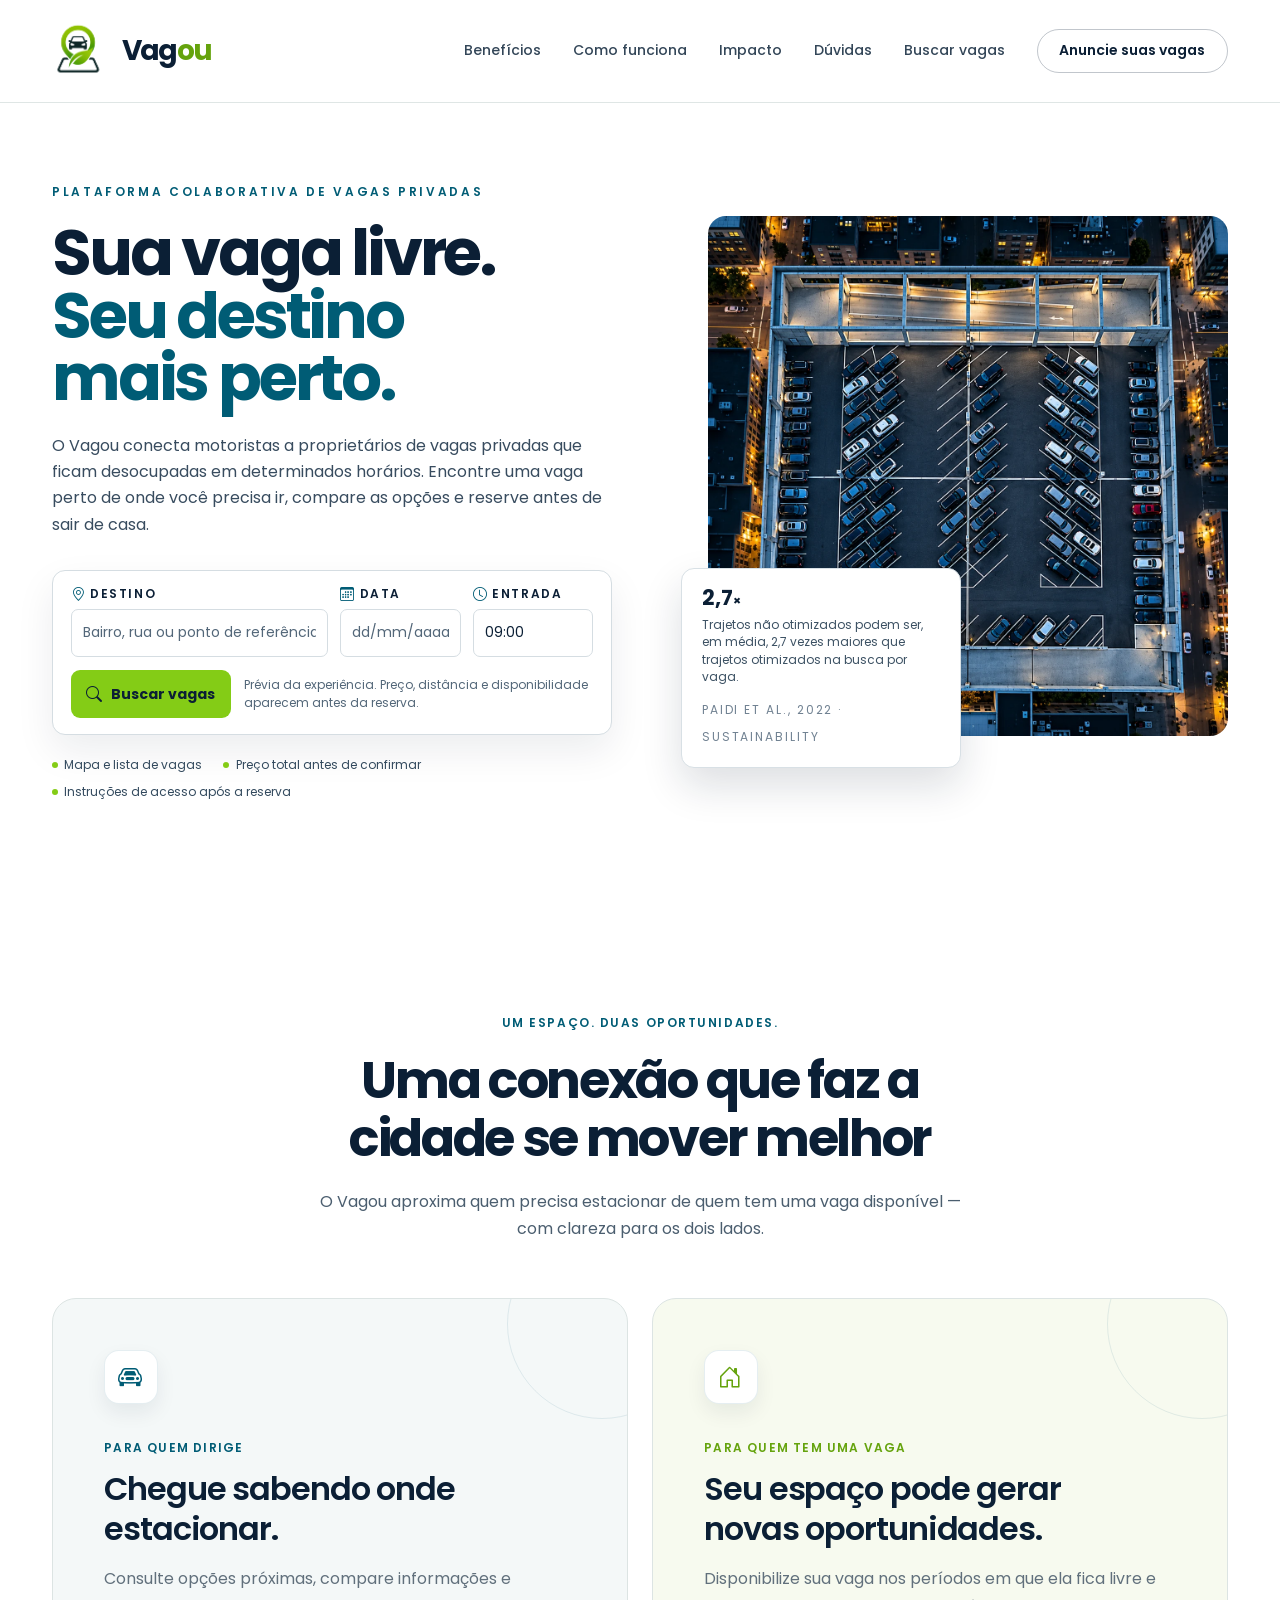
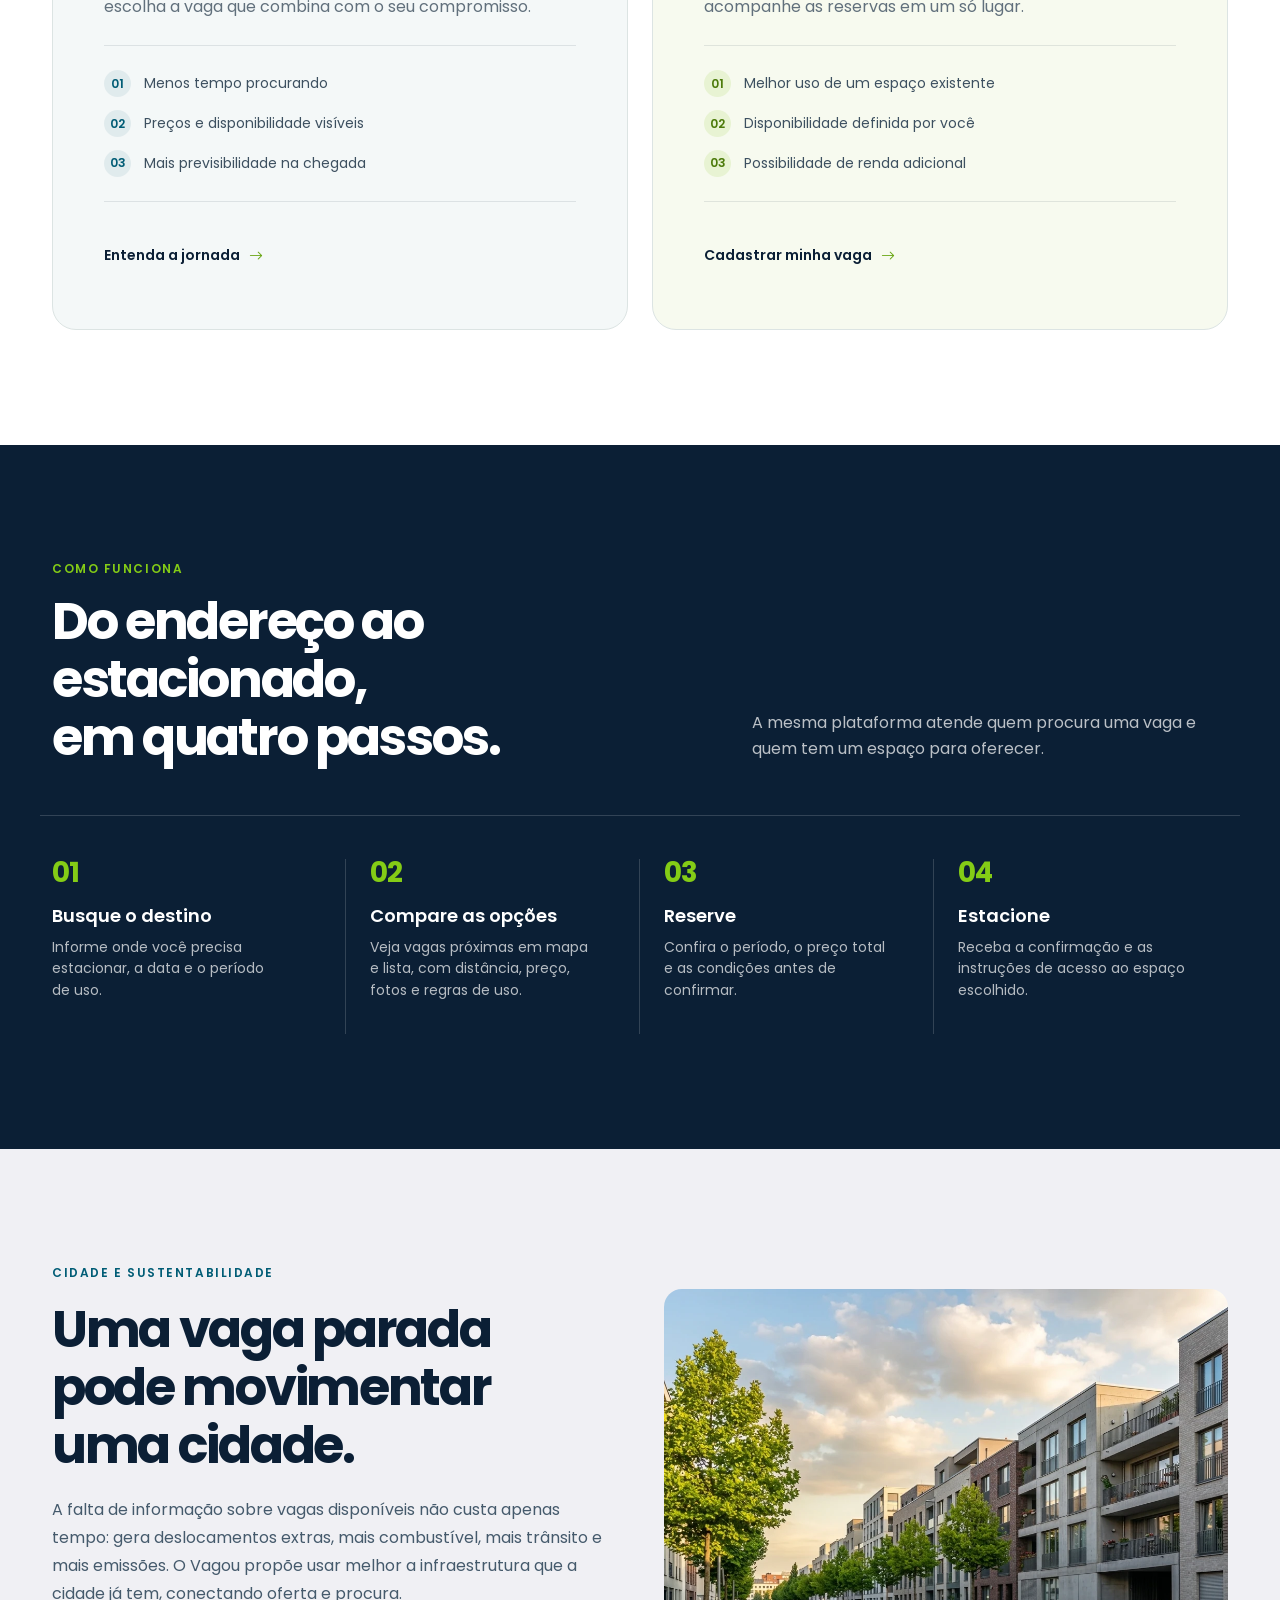
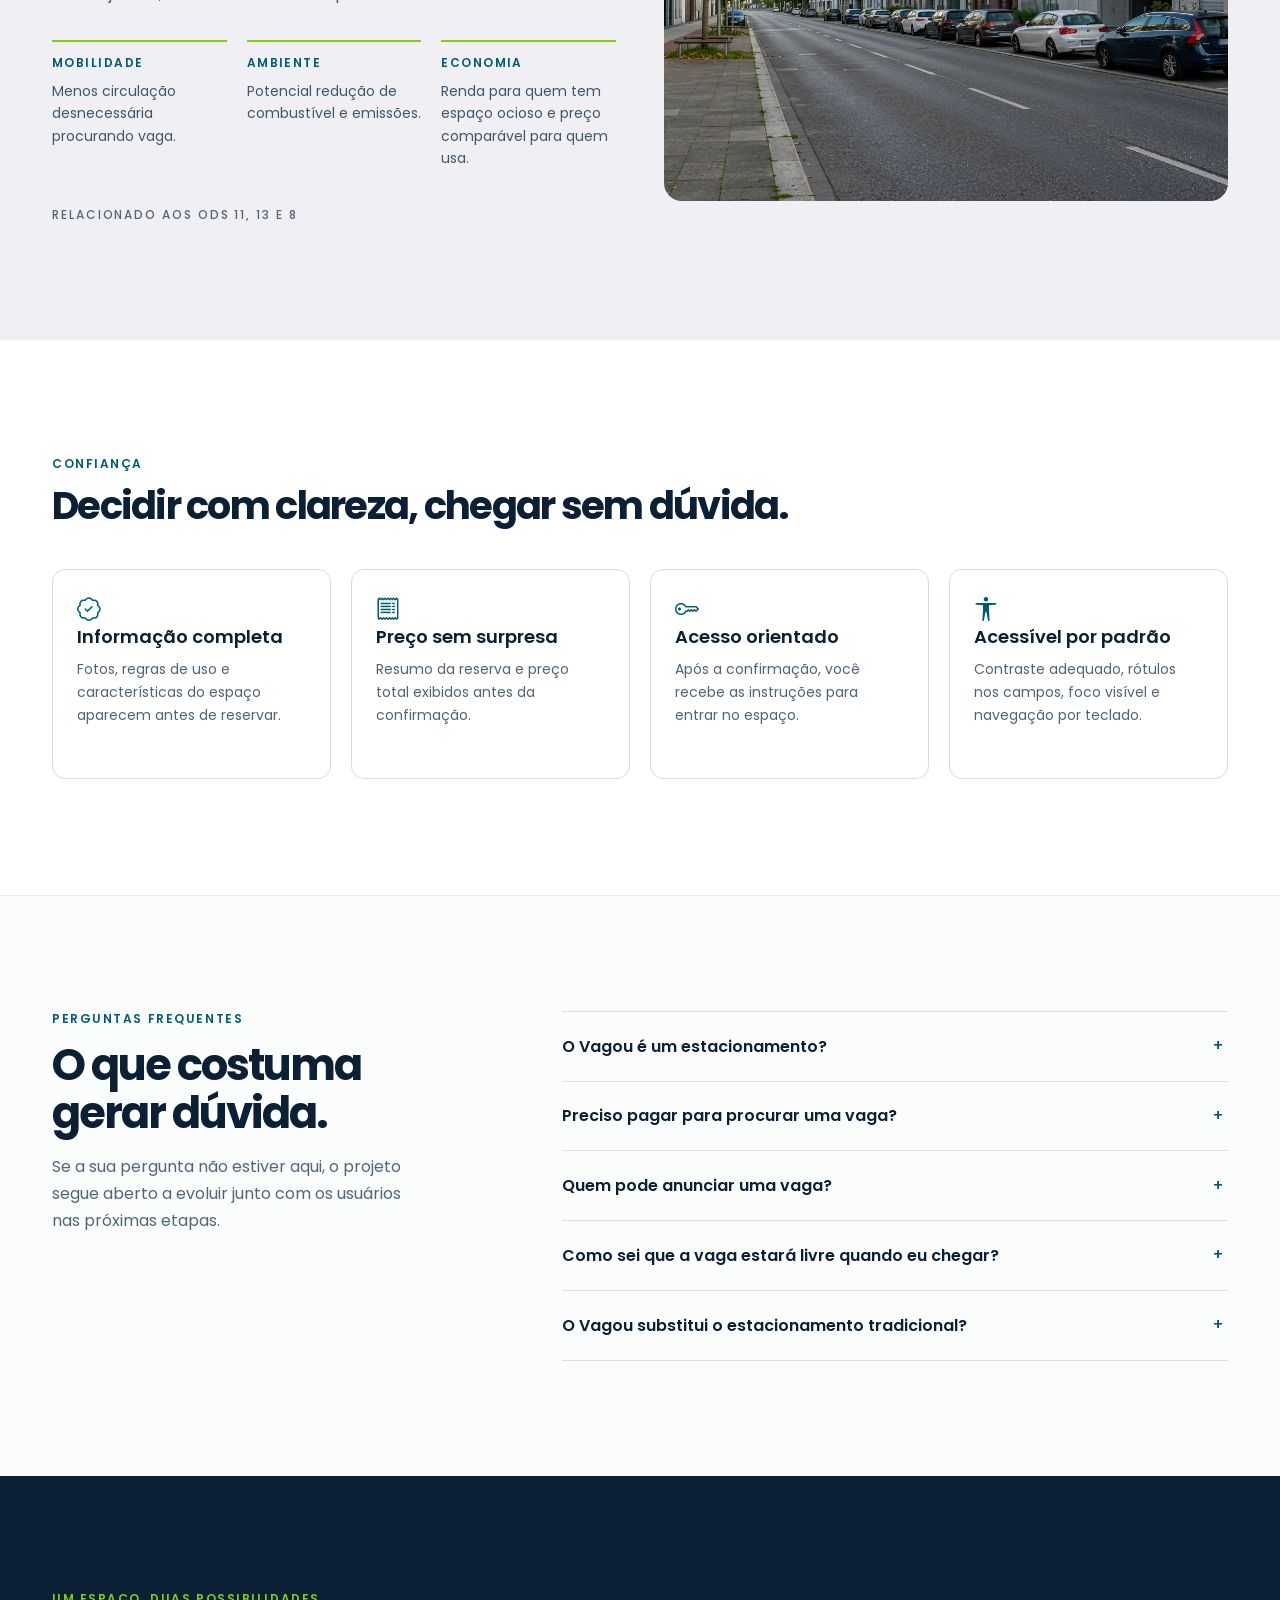
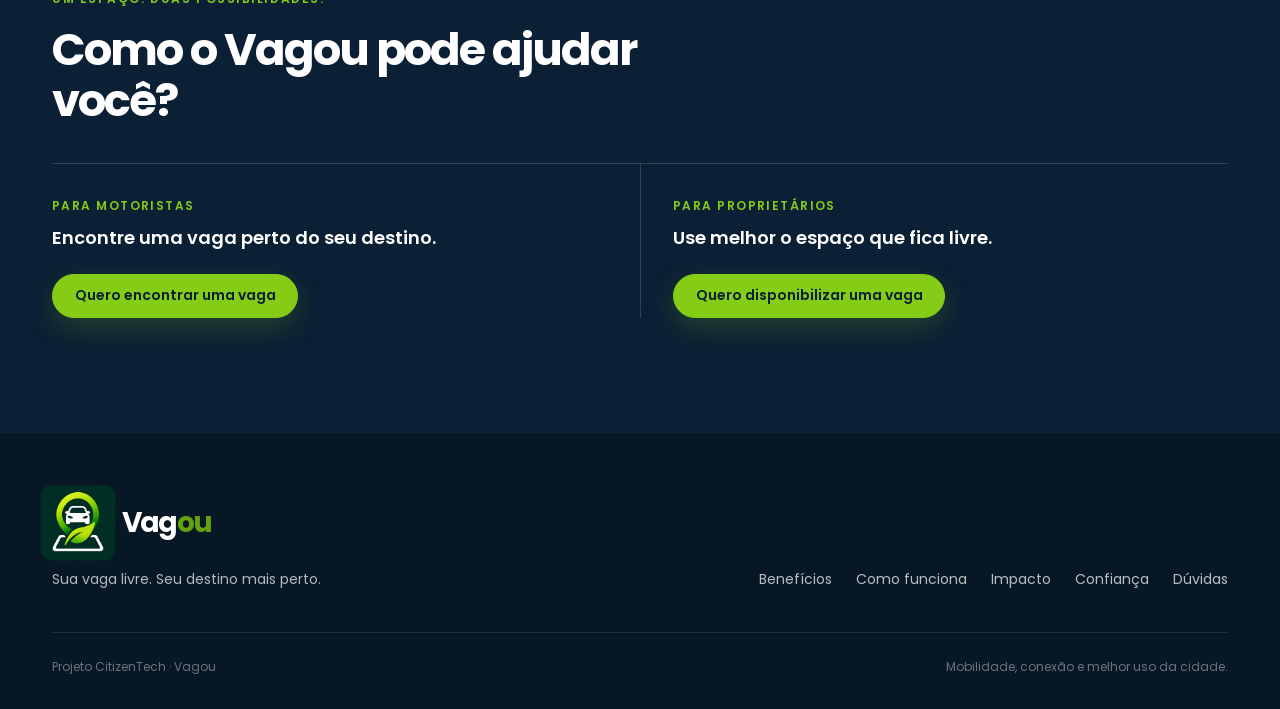
<file: index.html>
<!doctype html>
<html lang="pt-BR">
  <head>
    <meta charset="UTF-8" />
    <meta name="viewport" content="width=device-width, initial-scale=1.0" />
    <meta
      name="description"
      content="Vagou conecta motoristas a vagas privadas disponíveis, aproximando pessoas de seus destinos."
    />
    <link rel="icon" href="./assets/images/favicon/favicon.ico" sizes="any" />
    <link rel="icon" type="image/png" sizes="32x32" href="./assets/images/favicon/favicon-32x32.png" />
    <link rel="icon" type="image/png" sizes="16x16" href="./assets/images/favicon/favicon-16x16.png" />
    <link rel="apple-touch-icon" sizes="180x180" href="./assets/images/favicon/apple-touch-icon.png" />
    <title>Vagou — Sua vaga livre. Seu destino mais perto.</title>
    <link rel="preconnect" href="https://fonts.googleapis.com" />
    <link rel="preconnect" href="https://fonts.gstatic.com" crossorigin />
    <link
      href="https://fonts.googleapis.com/css2?family=Poppins:wght@400;500;600;700&display=swap"
      rel="stylesheet"
    />
    <link
      href="https://cdn.jsdelivr.net/npm/bootstrap@5.3.8/dist/css/bootstrap.min.css"
      rel="stylesheet"
      integrity="sha384-sRIl4kxILFvY47J16cr9ZwB07vP4J8+LH7qKQnuqkuIAvNWLzeN8tE5YBujZqJLB"
      crossorigin="anonymous"
    />
    <link
      href="https://cdn.jsdelivr.net/npm/bootstrap-icons@1.11.3/font/bootstrap-icons.min.css"
      rel="stylesheet"
    />
    <link rel="stylesheet" href="css/style.css" />
  </head>
  <body>
    <a class="skip-link" href="#conteudo">Pular para o conteúdo principal</a>

    <header class="site-header">
      <nav class="navbar navbar-expand-lg" aria-label="Navegação principal">
        <div class="container">
          <a class="navbar-brand" href="#inicio" aria-label="Vagou, início">
            <img
              src="assets/images/vagou-logo-simbolo-sem_fundo.png"
              alt=""
              width="52"
              height="52"
            />
            <span>Vag<span>ou</span></span>
          </a>

          <button
            class="navbar-toggler d-lg-none"
            type="button"
            data-bs-toggle="offcanvas"
            data-bs-target="#mobileNavigation"
            aria-controls="mobileNavigation"
            aria-label="Abrir menu"
          >
            <i class="bi bi-list" aria-hidden="true"></i>
          </button>

          <div class="nav-desktop d-none d-lg-flex ms-auto">
            <a href="#beneficios">Benefícios</a>
            <a href="#como-funciona">Como funciona</a>
            <a href="#impacto">Impacto</a>
            <a href="#faq">Dúvidas</a>
            <a href="resultados-detalhes.html">Buscar vagas</a>
            <a class="btn btn-outline-brand" href="cadastro-proprietario.html">Anuncie suas vagas</a>
          </div>

        </div>
      </nav>
    </header>

    <div
      class="offcanvas offcanvas-end d-lg-none"
      tabindex="-1"
      id="mobileNavigation"
      aria-labelledby="mobileNavigationLabel"
    >
      <div class="offcanvas-header">
        <h2 class="offcanvas-title" id="mobileNavigationLabel">Menu</h2>
        <button
          type="button"
          class="btn-close"
          data-bs-dismiss="offcanvas"
          aria-label="Fechar menu"
        ></button>
      </div>
      <div class="offcanvas-body">
        <nav class="mobile-navigation" aria-label="Navegação mobile">
          <a href="#beneficios">Benefícios</a>
          <a href="#como-funciona">Como funciona</a>
          <a href="#impacto">Impacto</a>
          <a href="#faq">Dúvidas</a>
          <a href="resultados-detalhes.html">Buscar vagas</a>
          <a class="btn btn-lime" href="cadastro-proprietario.html">
            Anuncie suas vagas
          </a>
        </nav>
      </div>
    </div>

    <main id="conteudo">
      <section class="hero" id="inicio">
        <div class="container">
          <div class="row align-items-center gy-5">
            <div class="col-lg-6">
              <p class="hero-kicker">Plataforma colaborativa de vagas privadas</p>
              <h1>
                Sua vaga livre.<br /><span>Seu destino<br />mais perto.</span>
              </h1>
              <p class="hero-copy">
                O Vagou conecta motoristas a proprietários de vagas privadas que ficam desocupadas
                em determinados horários. Encontre uma vaga perto de onde você precisa ir, compare
                as opções e reserve antes de sair de casa.
              </p>

              <div class="hero-search-card" aria-label="Demonstração de busca de vagas">
                <div class="hero-search-fields">
                  <div class="hero-search-field hero-search-destination">
                    <label for="destino">
                      <i class="bi bi-geo-alt" aria-hidden="true"></i>
                      Destino
                    </label>
                    <input
                      id="destino"
                      type="text"
                      placeholder="Bairro, rua ou ponto de referência"
                    />
                  </div>
                  <div class="hero-search-field">
                    <label for="data">
                      <i class="bi bi-calendar3" aria-hidden="true"></i>
                      Data
                    </label>
                    <input id="data" type="text" placeholder="dd/mm/aaaa" />
                  </div>
                  <div class="hero-search-field">
                    <label for="entrada">
                      <i class="bi bi-clock" aria-hidden="true"></i>
                      Entrada
                    </label>
                    <input id="entrada" type="text" value="09:00" />
                  </div>
                </div>
                <div class="hero-search-action">
                  <a
                    class="hero-search-button"
                    href="resultados-detalhes.html"
                    aria-label="Ver como buscar vagas"
                  >
                    <i class="bi bi-search" aria-hidden="true"></i>
                    <span>Buscar vagas</span>
                  </a>
                  <p>
                    Prévia da experiência. Preço, distância e disponibilidade aparecem antes da
                    reserva.
                  </p>
                </div>
              </div>

              <div class="hero-trust" aria-label="Vantagens da plataforma">
                <span>Mapa e lista de vagas</span>
                <span>Preço total antes de confirmar</span>
                <span>Instruções de acesso após a reserva</span>
              </div>
            </div>

            <div class="col-lg-6">
              <figure class="hero-media">
                <img
                  src="assets/images/estacionamento-aereo.webp"
                  alt="Vista aérea noturna de um estacionamento urbano com diversos veículos"
                />
                <figcaption class="hero-stat-card">
                  <strong>2,7<small>×</small></strong>
                  <p>
                    Trajetos não otimizados podem ser, em média, 2,7 vezes maiores que trajetos
                    otimizados na busca por vaga.
                  </p>
                  <span>Paidi et al., 2022 · Sustainability</span>
                </figcaption>
              </figure>
            </div>
          </div>
        </div>
      </section>

      <section class="benefits section-space" id="beneficios">
        <div class="container">
          <div class="section-heading text-center mx-auto">
            <p class="eyebrow justify-content-center">Um espaço. Duas oportunidades.</p>
            <h2>Uma conexão que faz a cidade se mover melhor</h2>
            <p>
              O Vagou aproxima quem precisa estacionar de quem tem uma vaga disponível — com clareza
              para os dois lados.
            </p>
          </div>

          <div class="row g-4 benefit-grid">
            <div class="col-lg-6">
              <article class="audience-card driver-card" id="para-motoristas">
                <div class="audience-icon">
                  <i class="bi bi-car-front" aria-hidden="true"></i>
                </div>
                <p class="card-label">Para quem dirige</p>
                <h3>Chegue sabendo onde estacionar.</h3>
                <p class="card-copy">
                  Consulte opções próximas, compare informações e escolha a vaga que combina com o
                  seu compromisso.
                </p>
                <ul class="feature-list">
                  <li><span>01</span> Menos tempo procurando</li>
                  <li><span>02</span> Preços e disponibilidade visíveis</li>
                  <li><span>03</span> Mais previsibilidade na chegada</li>
                </ul>
                <a href="resultados-detalhes.html" class="text-link">
                  Entenda a jornada
                  <i class="bi bi-arrow-right" aria-hidden="true"></i>
                </a>
              </article>
            </div>

            <div class="col-lg-6">
              <article class="audience-card owner-card" id="para-proprietarios">
                <div class="audience-icon">
                  <i class="bi bi-house-door" aria-hidden="true"></i>
                </div>
                <p class="card-label">Para quem tem uma vaga</p>
                <h3>Seu espaço pode gerar novas oportunidades.</h3>
                <p class="card-copy">
                  Disponibilize sua vaga nos períodos em que ela fica livre e acompanhe as reservas
                  em um só lugar.
                </p>
                <ul class="feature-list">
                  <li><span>01</span> Melhor uso de um espaço existente</li>
                  <li><span>02</span> Disponibilidade definida por você</li>
                  <li><span>03</span> Possibilidade de renda adicional</li>
                </ul>
                <a href="cadastro-proprietario.html" class="text-link">
                  Cadastrar minha vaga
                  <i class="bi bi-arrow-right" aria-hidden="true"></i>
                </a>
              </article>
            </div>
          </div>
        </div>
      </section>

      <section class="how-it-works section-space" id="como-funciona">
        <div class="container">
          <div class="row align-items-end gy-3 how-header">
            <div class="col-lg-6">
              <p class="eyebrow eyebrow-light">Como funciona</p>
              <h2>Do endereço ao estacionado,<br />em quatro passos.</h2>
            </div>
            <div class="col-lg-5 offset-lg-1">
              <p class="section-intro">
                A mesma plataforma atende quem procura uma vaga e quem tem um espaço para oferecer.
              </p>
            </div>
          </div>

          <div class="steps">
            <article class="step-card">
              <div class="step-number">01</div>
              <h3>Busque o destino</h3>
              <p>Informe onde você precisa estacionar, a data e o período de uso.</p>
            </article>

            <article class="step-card">
              <div class="step-number">02</div>
              <h3>Compare as opções</h3>
              <p>
                Veja vagas próximas em mapa e lista, com distância, preço, fotos e regras de uso.
              </p>
            </article>

            <article class="step-card">
              <div class="step-number">03</div>
              <h3>Reserve</h3>
              <p>Confira o período, o preço total e as condições antes de confirmar.</p>
            </article>

            <article class="step-card">
              <div class="step-number">04</div>
              <h3>Estacione</h3>
              <p>Receba a confirmação e as instruções de acesso ao espaço escolhido.</p>
            </article>
          </div>
        </div>
      </section>

      <section class="impact section-space" id="impacto">
        <div class="container">
          <div class="row align-items-center g-5 impact-layout">
            <div class="col-lg-6">
              <p class="eyebrow">Cidade e sustentabilidade</p>
              <h2>Uma vaga parada pode movimentar uma cidade.</h2>
              <p class="impact-copy">
                A falta de informação sobre vagas disponíveis não custa apenas tempo: gera
                deslocamentos extras, mais combustível, mais trânsito e mais emissões. O Vagou
                propõe usar melhor a infraestrutura que a cidade já tem, conectando oferta e
                procura.
              </p>

              <div class="impact-pillars">
                <article>
                  <h3>Mobilidade</h3>
                  <p>Menos circulação desnecessária procurando vaga.</p>
                </article>
                <article>
                  <h3>Ambiente</h3>
                  <p>Potencial redução de combustível e emissões.</p>
                </article>
                <article>
                  <h3>Economia</h3>
                  <p>Renda para quem tem espaço ocioso e preço comparável para quem usa.</p>
                </article>
              </div>

              <p class="impact-ods">Relacionado aos ODS 11, 13 e 8</p>
            </div>

            <div class="col-lg-6">
              <figure class="impact-photo">
                <img
                  src="assets/images/rua-sustentavel.webp"
                  alt="Rua urbana arborizada, com edifícios residenciais e carros estacionados"
                />
              </figure>
            </div>
          </div>
        </div>
      </section>

      <section class="trust-section section-space" id="confianca">
        <div class="container">
          <div class="trust-heading">
            <p class="eyebrow">Confiança</p>
            <h2>Decidir com clareza, chegar sem dúvida.</h2>
          </div>

          <div class="trust-grid">
            <article class="trust-card">
              <i class="bi bi-patch-check" aria-hidden="true"></i>
              <h3>Informação completa</h3>
              <p>Fotos, regras de uso e características do espaço aparecem antes de reservar.</p>
            </article>

            <article class="trust-card">
              <i class="bi bi-receipt" aria-hidden="true"></i>
              <h3>Preço sem surpresa</h3>
              <p>Resumo da reserva e preço total exibidos antes da confirmação.</p>
            </article>

            <article class="trust-card">
              <i class="bi bi-key" aria-hidden="true"></i>
              <h3>Acesso orientado</h3>
              <p>Após a confirmação, você recebe as instruções para entrar no espaço.</p>
            </article>

            <article class="trust-card">
              <i class="bi bi-universal-access" aria-hidden="true"></i>
              <h3>Acessível por padrão</h3>
              <p>Contraste adequado, rótulos nos campos, foco visível e navegação por teclado.</p>
            </article>
          </div>
        </div>
      </section>

      <section class="faq-section section-space" id="faq">
        <div class="container">
          <div class="row g-5">
            <div class="col-lg-4">
              <div class="faq-intro">
                <p class="eyebrow">Perguntas frequentes</p>
                <h2>O que costuma<br />gerar dúvida.</h2>
                <p>
                  Se a sua pergunta não estiver aqui, o projeto segue aberto a evoluir junto com os
                  usuários nas próximas etapas.
                </p>
              </div>
            </div>

            <div class="col-lg-7 offset-lg-1">
              <div class="faq-list">
                <details>
                  <summary>O Vagou é um estacionamento?</summary>
                  <p>
                    Não. O Vagou é uma plataforma colaborativa: ele conecta motoristas a
                    proprietários que têm vagas privadas livres em determinados horários. Os espaços
                    são de pessoas e estabelecimentos, não da plataforma.
                  </p>
                </details>

                <details>
                  <summary>Preciso pagar para procurar uma vaga?</summary>
                  <p>
                    A busca é aberta. Você visualiza as vagas disponíveis, compara preço, distância
                    e horário, e só decide reservar depois de ver o resumo e o preço total.
                  </p>
                </details>

                <details>
                  <summary>Quem pode anunciar uma vaga?</summary>
                  <p>
                    Proprietários de garagens residenciais, comerciais ou privadas que ficam
                    desocupadas durante parte do dia. É possível informar localização, fotos, preço
                    e os horários em que o espaço está livre.
                  </p>
                </details>

                <details>
                  <summary>Como sei que a vaga estará livre quando eu chegar?</summary>
                  <p>
                    A disponibilidade é informada pelo proprietário no anúncio e confirmada na
                    reserva. Depois da confirmação, você recebe as instruções de acesso ao espaço
                    escolhido.
                  </p>
                </details>

                <details>
                  <summary>O Vagou substitui o estacionamento tradicional?</summary>
                  <p>
                    Não. A proposta é ampliar as opções usando o que a cidade já tem, aproveitando
                    melhor vagas ociosas e reduzindo a circulação de quem procura um lugar para
                    estacionar.
                  </p>
                </details>
              </div>
            </div>
          </div>
        </div>
      </section>

      <section class="dual-cta" aria-labelledby="dual-cta-title">
        <div class="container">
          <div class="dual-cta-shell">
            <div class="dual-cta-heading">
              <p class="eyebrow">Um espaço. Duas possibilidades.</p>
              <h2 id="dual-cta-title">Como o Vagou pode ajudar você?</h2>
            </div>

            <div class="dual-cta-options">
              <article>
                <span>Para motoristas</span>
                <h3>Encontre uma vaga perto do seu destino.</h3>
                <a class="btn btn-lime" href="resultados-detalhes.html">Quero encontrar uma vaga</a>
              </article>

              <article>
                <span>Para proprietários</span>
                <h3>Use melhor o espaço que fica livre.</h3>
                <a class="btn btn-lime" href="cadastro-proprietario.html">
                  Quero disponibilizar uma vaga
                </a>
              </article>
            </div>
          </div>
        </div>
      </section>
    </main>

    <footer class="site-footer">
      <div class="container">
        <div class="footer-main">
          <div>
            <a
              class="navbar-brand footer-brand"
              href="#inicio"
              aria-label="Vagou, voltar ao início"
            >
              <img src="assets/images/vagou-logo-simbolo.png" alt="" width="48" height="44" />
              <span>Vag<span>ou</span></span>
            </a>
            <p>Sua vaga livre. Seu destino mais perto.</p>
          </div>
          <nav aria-label="Navegação do rodapé">
            <a href="#beneficios">Benefícios</a>
            <a href="#como-funciona">Como funciona</a>
            <a href="#impacto">Impacto</a>
            <a href="#confianca">Confiança</a>
            <a href="#faq">Dúvidas</a>
          </nav>
        </div>
        <div class="footer-bottom">
          <span>Projeto CitizenTech · Vagou</span>
          <span>Mobilidade, conexão e melhor uso da cidade.</span>
        </div>
      </div>
    </footer>
    <script src="https://cdn.jsdelivr.net/npm/bootstrap@5.3.8/dist/js/bootstrap.bundle.min.js"></script>
    <script>
      const mobileNavigation = document.querySelector("#mobileNavigation");

      mobileNavigation.querySelectorAll('a[href^="#"]').forEach((link) => {
        link.addEventListener("click", () => {
          const targetId = link.getAttribute("href");
          const offcanvas = bootstrap.Offcanvas.getOrCreateInstance(mobileNavigation);

          mobileNavigation.addEventListener(
            "hidden.bs.offcanvas",
            () => {
              history.pushState(null, "", targetId);
              document.querySelector(targetId)?.scrollIntoView({ behavior: "smooth" });
            },
            { once: true },
          );

          offcanvas.hide();
        });
      });
    </script>
  </body>
</html>
</file>
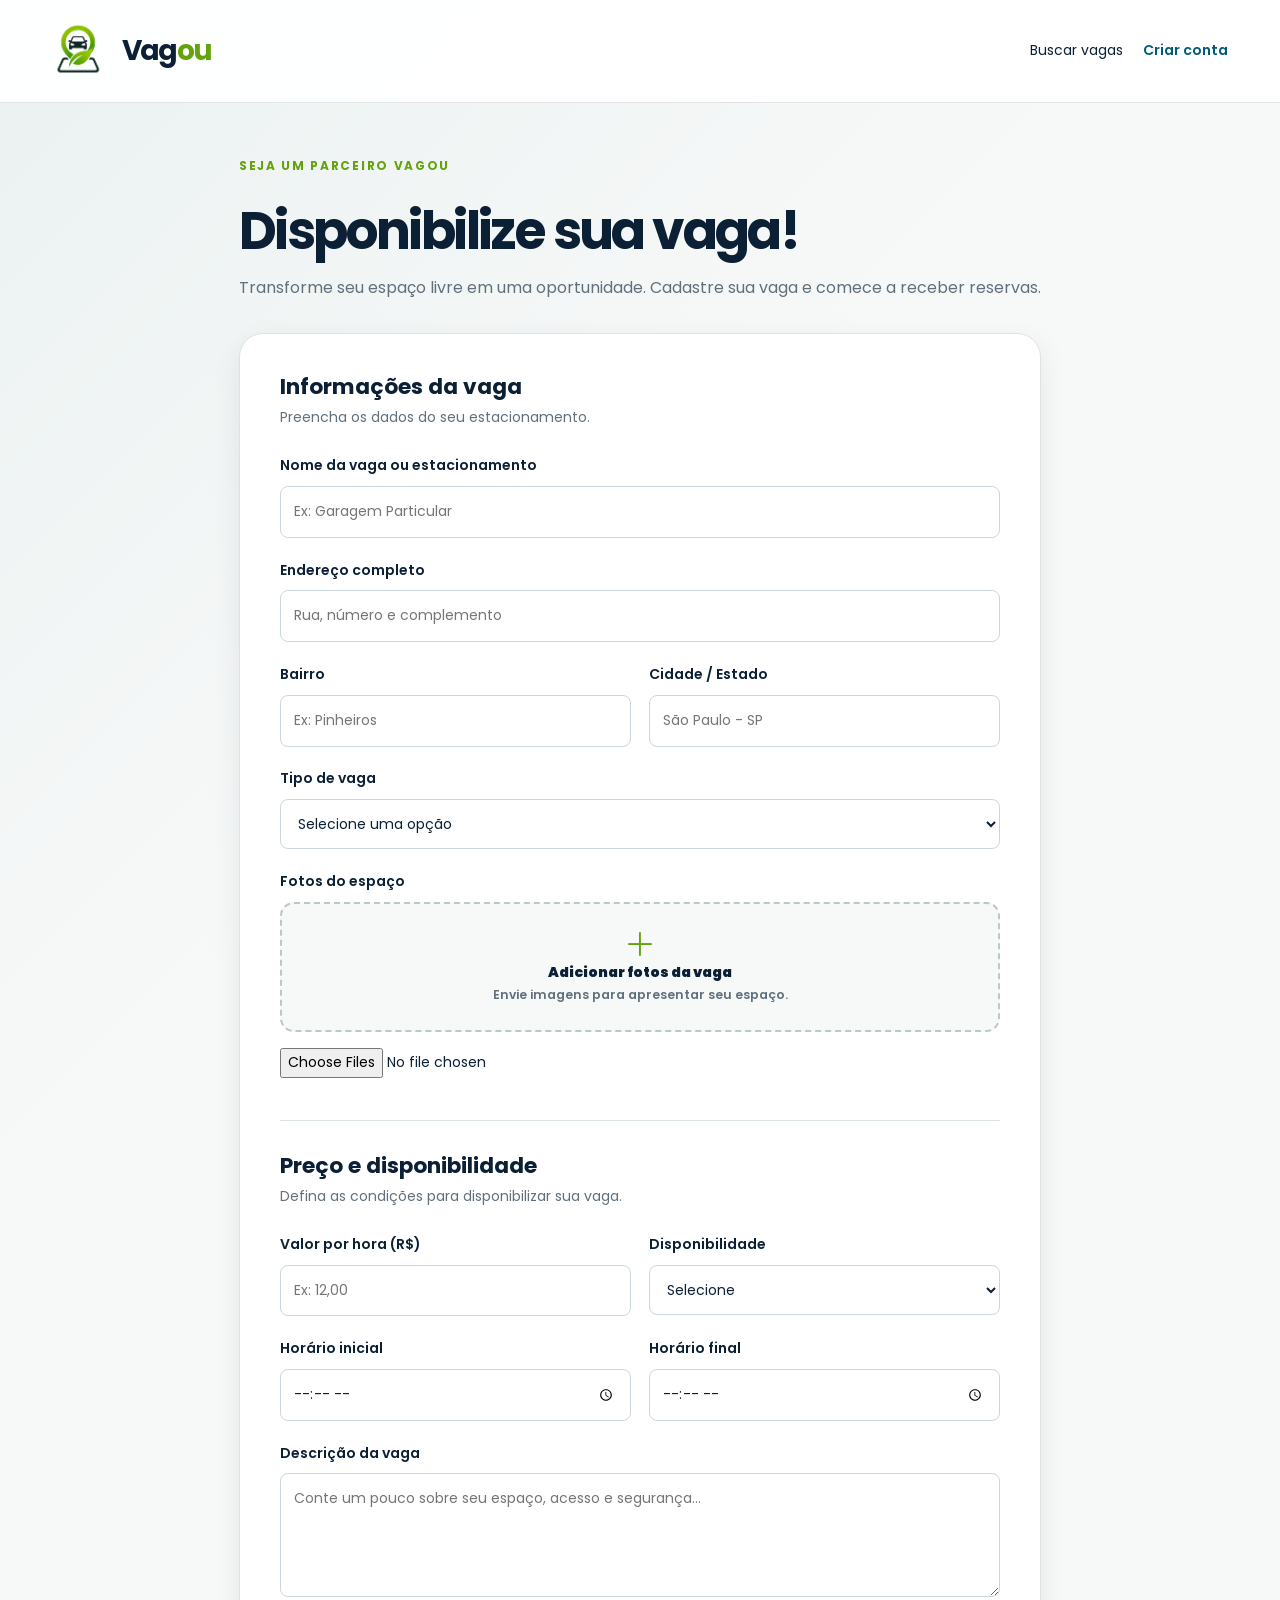
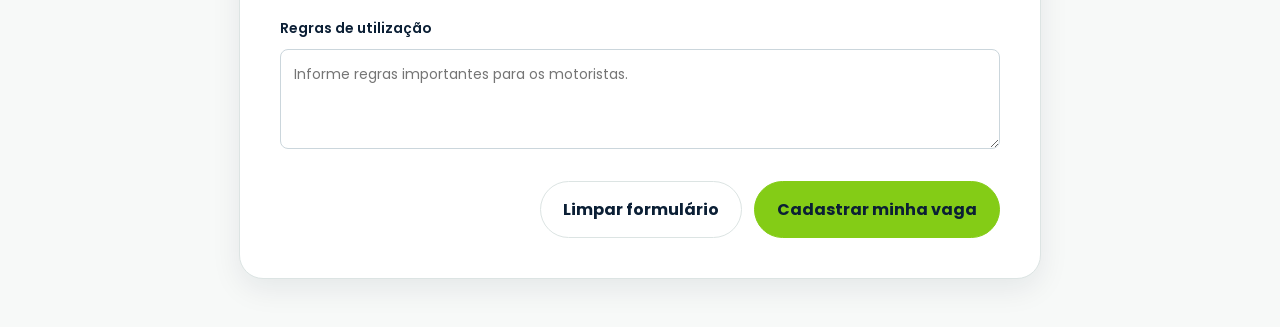
<file: cadastro-proprietario.html>
<!DOCTYPE html>
<html lang="pt-BR">
<head>
    <meta charset="UTF-8">
    <meta name="viewport" content="width=device-width, initial-scale=1.0">
    <meta name="description" content="Cadastre sua vaga privada no Vagou.">
    <link rel="icon" href="./assets/images/favicon/favicon.ico" sizes="any" />
    <link rel="icon" type="image/png" sizes="32x32" href="./assets/images/favicon/favicon-32x32.png" />
    <link rel="icon" type="image/png" sizes="16x16" href="./assets/images/favicon/favicon-16x16.png" />
    <link rel="apple-touch-icon" sizes="180x180" href="./assets/images/favicon/apple-touch-icon.png" />
    
    <title>Vagou | Cadastrar minha vaga</title>
    <link rel="preconnect" href="https://fonts.googleapis.com">
    <link rel="preconnect" href="https://fonts.gstatic.com" crossorigin>
    <link href="https://fonts.googleapis.com/css2?family=Poppins:wght@400;500;600;700&display=swap" rel="stylesheet">
    <link href="https://cdn.jsdelivr.net/npm/bootstrap@5.3.8/dist/css/bootstrap.min.css" rel="stylesheet">
    <link href="https://cdn.jsdelivr.net/npm/bootstrap-icons@1.11.3/font/bootstrap-icons.min.css" rel="stylesheet">
    <link rel="stylesheet" href="css/style.css">
    <link rel="stylesheet" href="css/proprietario.css">
</head>

<body class="pagina-cadastro">

    <header class="site-header">
        <nav class="navbar" aria-label="Navegação principal">
            <div class="container">
                <a class="navbar-brand" href="index.html" aria-label="Vagou, início">
                    <img
                        src="assets/images/vagou-logo-simbolo-sem_fundo.png"
                        alt=""
                        width="52"
                        height="52"
                    />
                    <span>Vag<span>ou</span></span>
                </a>

                <div class="proprietario-header-links">
                    <a href="resultados-detalhes.html">Buscar vagas</a>
                    <a href="cadastro.html">Criar conta</a>
                </div>
            </div>
        </nav>
    </header>

    <main class="cadastro-main" id="conteudo">

        <section class="cadastro-intro">
            <span class="section-tag">SEJA UM PARCEIRO VAGOU</span>
            <h1>Disponibilize sua vaga!</h1>
            <p>
                Transforme seu espaço livre em uma oportunidade.
                Cadastre sua vaga e comece a receber reservas.
            </p>
        </section>

        <form class="formulario-vaga" action="em-desenvolvimento.html" method="get">

            <div class="formulario-titulo">
                <h2>Informações da vaga</h2>
                <p>Preencha os dados do seu estacionamento.</p>
            </div>

            <div class="campo-grupo">
                <label for="nome">Nome da vaga ou estacionamento</label>
                <input type="text" id="nome" placeholder="Ex: Garagem Particular" required>
            </div>

            <div class="campo-grupo">
                <label for="endereco">Endereço completo</label>
                <input type="text" id="endereco" placeholder="Rua, número e complemento" required>
            </div>

            <div class="campo-duplo">
                <div class="campo-grupo">
                    <label for="bairro">Bairro</label>
                    <input type="text" id="bairro" placeholder="Ex: Pinheiros" required>
                </div>

                <div class="campo-grupo">
                    <label for="cidade">Cidade / Estado</label>
                    <input type="text" id="cidade" placeholder="São Paulo - SP" required>
                </div>
            </div>

            <div class="campo-grupo">
                <label for="tipo">Tipo de vaga</label>
                <select id="tipo" required>
                    <option value="">Selecione uma opção</option>
                    <option>Vaga coberta</option>
                    <option>Vaga descoberta</option>
                    <option>Garagem fechada</option>
                </select>
            </div>

            <div class="campo-grupo">
                <label>Fotos do espaço</label>
                <label for="fotos" class="upload-fotos">
                    <span><i class="bi bi-plus-lg" aria-hidden="true"></i></span>
                    <strong>Adicionar fotos da vaga</strong>
                    <small>Envie imagens para apresentar seu espaço.</small>
                </label>
                <input type="file" id="fotos" accept="image/*" multiple>
            </div>

            <div class="formulario-divisor"></div>

            <div class="formulario-titulo">
                <h2>Preço e disponibilidade</h2>
                <p>Defina as condições para disponibilizar sua vaga.</p>
            </div>

            <div class="campo-duplo">
                <div class="campo-grupo">
                    <label for="preco">Valor por hora (R$)</label>
                    <input type="number" id="preco" placeholder="Ex: 12,00" min="0" step="0.01" required>
                </div>

                <div class="campo-grupo">
                    <label for="disponibilidade">Disponibilidade</label>
                    <select id="disponibilidade" required>
                        <option value="">Selecione</option>
                        <option>Todos os dias</option>
                        <option>Segunda a sexta</option>
                        <option>Finais de semana</option>
                        <option>Horários específicos</option>
                    </select>
                </div>
            </div>

            <div class="campo-duplo">
                <div class="campo-grupo">
                    <label for="inicio">Horário inicial</label>
                    <input type="time" id="inicio">
                </div>

                <div class="campo-grupo">
                    <label for="fim">Horário final</label>
                    <input type="time" id="fim">
                </div>
            </div>

            <div class="campo-grupo">
                <label for="descricao">Descrição da vaga</label>
                <textarea id="descricao" rows="4"
                    placeholder="Conte um pouco sobre seu espaço, acesso e segurança..."></textarea>
            </div>

            <div class="campo-grupo">
                <label for="regras">Regras de utilização</label>
                <textarea id="regras" rows="3"
                    placeholder="Informe regras importantes para os motoristas."></textarea>
            </div>

            <div class="formulario-acoes">
                <button type="reset" class="btn-limpar">Limpar formulário</button>
                <button type="submit" class="btn-cadastrar">Cadastrar minha vaga</button>
            </div>

        </form>

    </main>

</body>
</html>
</file>
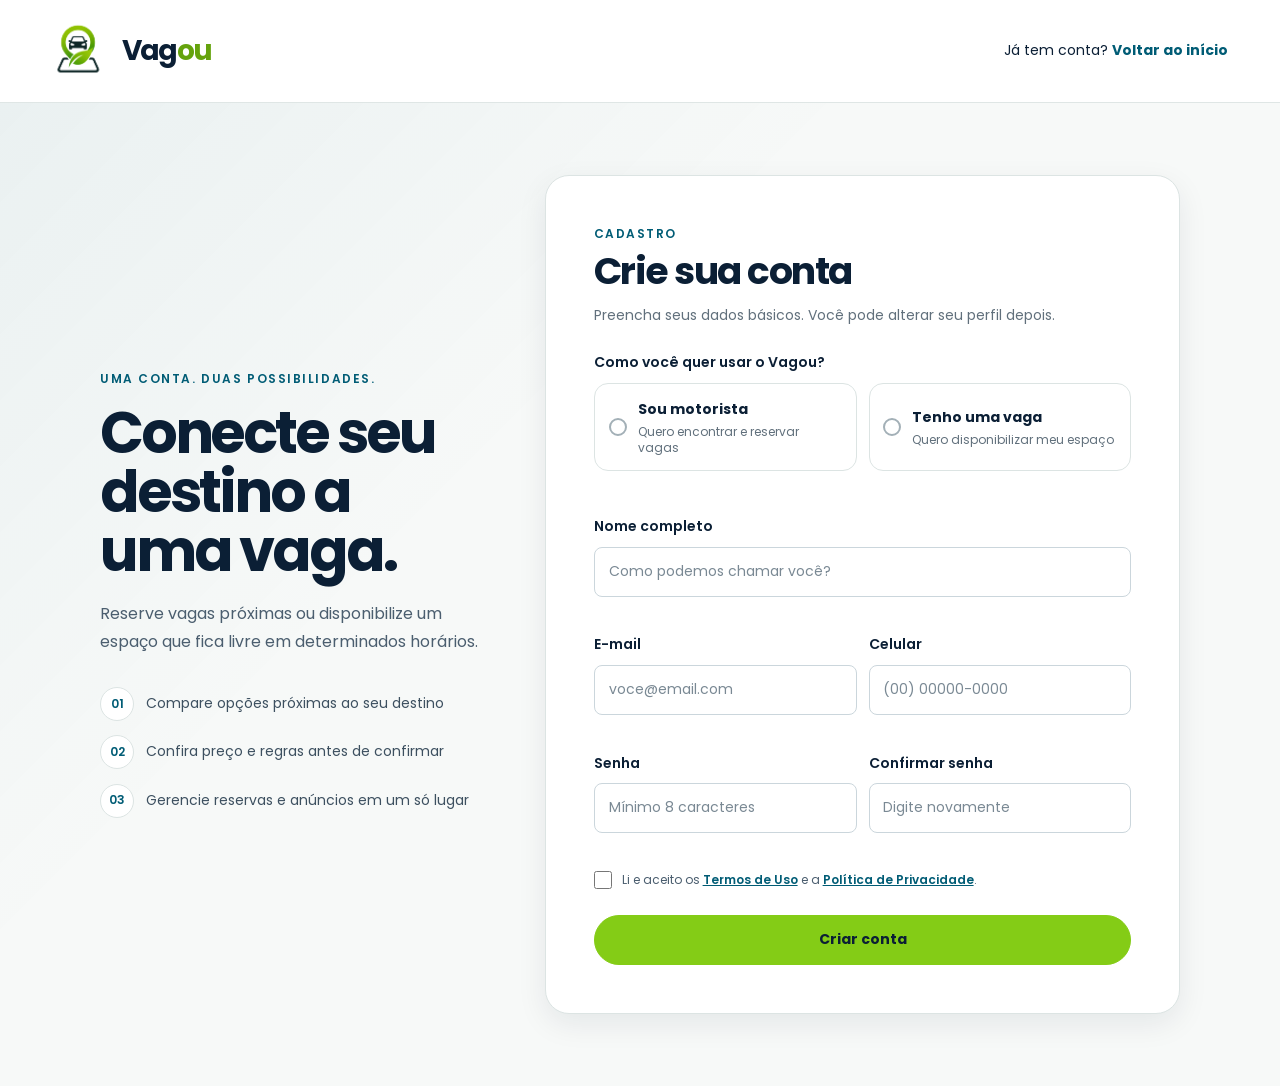
<file: cadastro.html>
<!doctype html>
<html lang="pt-BR">
  <head>
    <meta charset="UTF-8" />
    <meta name="viewport" content="width=device-width, initial-scale=1.0" />
    <meta
      name="description"
      content="Crie sua conta no Vagou para encontrar ou anunciar vagas privadas."
    />
    <link rel="icon" href="./assets/images/favicon/favicon.ico" sizes="any" />
    <link rel="icon" type="image/png" sizes="32x32" href="./assets/images/favicon/favicon-32x32.png" />
    <link rel="icon" type="image/png" sizes="16x16" href="./assets/images/favicon/favicon-16x16.png" />
    <link rel="apple-touch-icon" sizes="180x180" href="./assets/images/favicon/apple-touch-icon.png" />
    <title>Crie sua conta — Vagou</title>
    <link rel="preconnect" href="https://fonts.googleapis.com" />
    <link rel="preconnect" href="https://fonts.gstatic.com" crossorigin />
    <link
      href="https://fonts.googleapis.com/css2?family=Poppins:wght@400;500;600;700&display=swap"
      rel="stylesheet"
    />
    <link
      href="https://cdn.jsdelivr.net/npm/bootstrap@5.3.8/dist/css/bootstrap.min.css"
      rel="stylesheet"
      integrity="sha384-sRIl4kxILFvY47J16cr9ZwB07vP4J8+LH7qKQnuqkuIAvNWLzeN8tE5YBujZqJLB"
      crossorigin="anonymous"
    />
    <link
      href="https://cdn.jsdelivr.net/npm/bootstrap-icons@1.11.3/font/bootstrap-icons.min.css"
      rel="stylesheet"
    />
    <link rel="stylesheet" href="css/style.css" />
    <link rel="stylesheet" href="css/cadastro.css" />
  </head>
  <body>
    <a class="skip-link" href="#conteudo">Pular para o conteúdo principal</a>

    <header class="site-header">
      <nav class="navbar" aria-label="Navegação principal">
        <div class="container">
          <a class="navbar-brand" href="index.html" aria-label="Vagou, início">
            <img
              src="./assets/images/vagou-logo-simbolo-sem_fundo.png"
              alt=""
              width="52"
              height="52"
            />
            <span>Vag<span>ou</span></span>
          </a>

          <a class="login-link" href="index.html">Já tem conta? <strong>Voltar ao início</strong></a>
        </div>
      </nav>
    </header>

    <main class="signup-page" id="conteudo">
      <div class="container">
        <div class="signup-layout">
          <aside class="signup-aside" aria-label="Benefícios da conta Vagou">
            <p class="eyebrow">Uma conta. Duas possibilidades.</p>
            <h1>Conecte seu destino a uma vaga.</h1>
            <p>
              Reserve vagas próximas ou disponibilize um espaço que fica livre em determinados
              horários.
            </p>

            <ul class="signup-benefits">
              <li>
                <span aria-hidden="true">01</span>
                Compare opções próximas ao seu destino
              </li>
              <li>
                <span aria-hidden="true">02</span>
                Confira preço e regras antes de confirmar
              </li>
              <li>
                <span aria-hidden="true">03</span>
                Gerencie reservas e anúncios em um só lugar
              </li>
            </ul>
          </aside>

          <section class="signup-card" aria-labelledby="signup-title">
            <div id="signup-form-view">
              <p class="signup-step">Cadastro</p>
              <h2 id="signup-title">Crie sua conta</h2>
              <p class="signup-intro">
                Preencha seus dados básicos. Você pode alterar seu perfil depois.
              </p>

              <form id="signup-form" action="resultados-detalhes.html" method="get">
                <fieldset class="profile-picker">
                  <legend>Como você quer usar o Vagou?</legend>
                  <div class="profile-options">
                    <label class="profile-option">
                      <input type="radio" name="profile" value="motorista" required />
                      <span class="profile-check" aria-hidden="true"></span>
                      <span>
                        <strong>Sou motorista</strong>
                        <small>Quero encontrar e reservar vagas</small>
                      </span>
                    </label>

                    <label class="profile-option">
                      <input type="radio" name="profile" value="proprietario" required />
                      <span class="profile-check" aria-hidden="true"></span>
                      <span>
                        <strong>Tenho uma vaga</strong>
                        <small>Quero disponibilizar meu espaço</small>
                      </span>
                    </label>
                  </div>
                  <p class="field-error" id="profile-error"></p>
                </fieldset>

                <div class="field-group">
                  <label for="name">Nome completo</label>
                  <input
                    id="name"
                    name="name"
                    type="text"
                    autocomplete="name"
                    placeholder="Como podemos chamar você?"
                    required
                  />
                  <p class="field-error" id="name-error"></p>
                </div>

                <div class="field-grid">
                  <div class="field-group">
                    <label for="email">E-mail</label>
                    <input
                      id="email"
                      name="email"
                      type="email"
                      inputmode="email"
                      autocomplete="email"
                      placeholder="voce@email.com"
                      required
                    />
                    <p class="field-error" id="email-error"></p>
                  </div>

                  <div class="field-group">
                    <label for="phone">Celular</label>
                    <input
                      id="phone"
                      name="phone"
                      type="tel"
                      inputmode="tel"
                      autocomplete="tel"
                      placeholder="(00) 00000-0000"
                      maxlength="15"
                      required
                    />
                    <p class="field-error" id="phone-error"></p>
                  </div>
                </div>

                <div class="field-grid">
                  <div class="field-group">
                    <label for="password">Senha</label>
                    <input
                      id="password"
                      name="password"
                      type="password"
                      autocomplete="new-password"
                      placeholder="Mínimo 8 caracteres"
                      minlength="8"
                      required
                    />
                    <p class="field-error" id="password-error"></p>
                  </div>

                  <div class="field-group">
                    <label for="password-confirm">Confirmar senha</label>
                    <input
                      id="password-confirm"
                      name="password-confirm"
                      type="password"
                      autocomplete="new-password"
                      placeholder="Digite novamente"
                      required
                    />
                    <p class="field-error" id="password-confirm-error"></p>
                  </div>
                </div>

                <label class="terms-option">
                  <input type="checkbox" name="terms" required />
                  <span>
                    Li e aceito os <a href="#termos">Termos de Uso</a> e a
                    <a href="#privacidade">Política de Privacidade</a>.
                  </span>
                </label>
                <p class="field-error" id="terms-error"></p>

                <button class="signup-submit" type="submit">Criar conta</button>
              </form>
            </div>

          </section>
        </div>
      </div>
    </main>

    <script>
      const signupForm = document.querySelector("#signup-form");

      signupForm.addEventListener("submit", (event) => {
        event.preventDefault();

        if (!signupForm.checkValidity()) {
          signupForm.reportValidity();
          return;
        }

        const profile = signupForm.elements.profile.value;
        window.location.href =
          profile === "proprietario"
            ? "cadastro-proprietario.html"
            : "resultados-detalhes.html";
      });
    </script>
  </body>
</html>
</file>
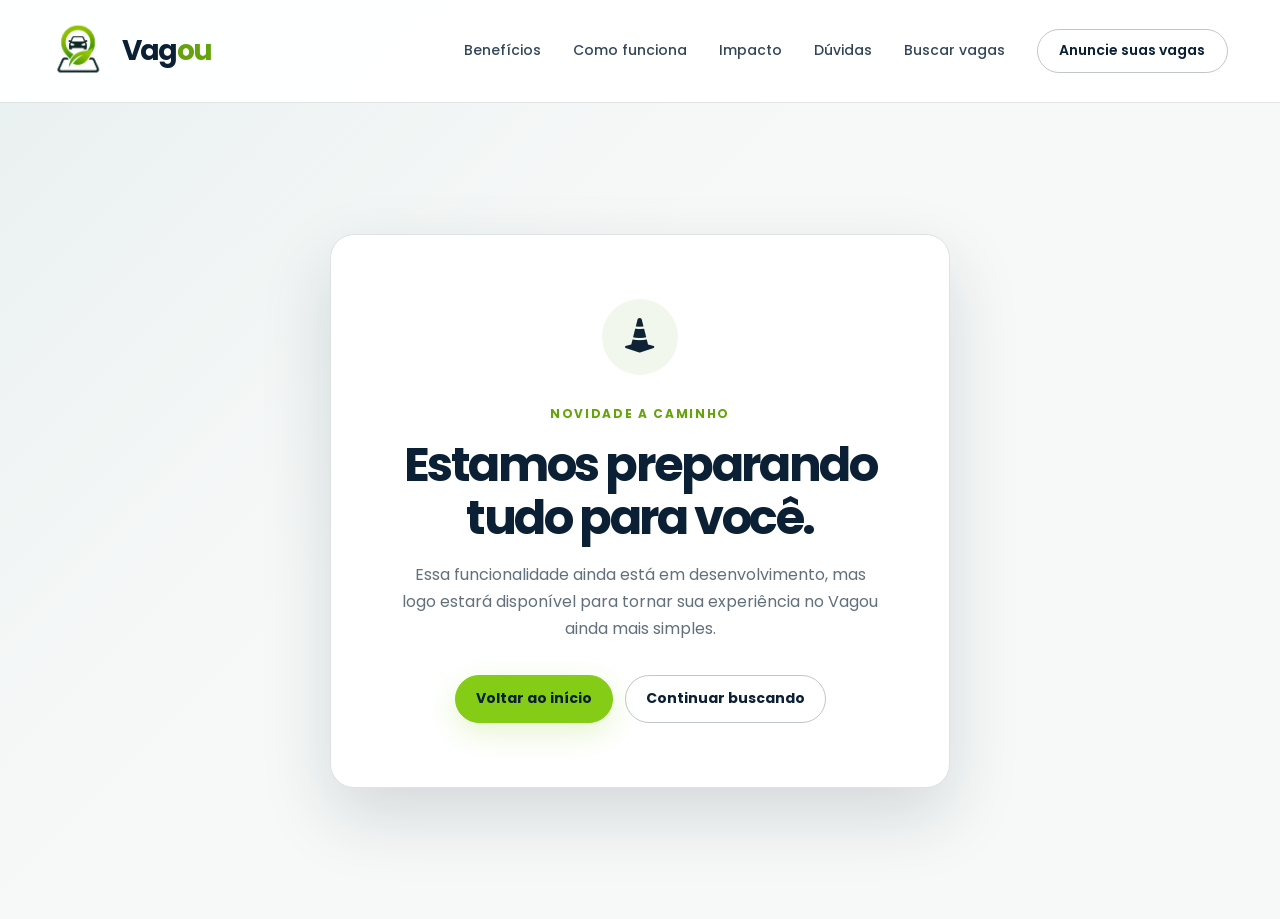
<file: em-desenvolvimento.html>
<!doctype html>
<html lang="pt-BR">
  <head>
    <meta charset="UTF-8" />
    <meta name="viewport" content="width=device-width, initial-scale=1.0" />
    <meta
      name="description"
      content="Esta funcionalidade do Vagou está em desenvolvimento."
    />
    <link rel="icon" href="./assets/images/favicon/favicon.ico" sizes="any" />
    <title>Em desenvolvimento — Vagou</title>
    <link rel="preconnect" href="https://fonts.googleapis.com" />
    <link rel="preconnect" href="https://fonts.gstatic.com" crossorigin />
    <link
      href="https://fonts.googleapis.com/css2?family=Poppins:wght@400;500;600;700&display=swap"
      rel="stylesheet"
    />
    <link
      href="https://cdn.jsdelivr.net/npm/bootstrap@5.3.8/dist/css/bootstrap.min.css"
      rel="stylesheet"
    />
    <link
      href="https://cdn.jsdelivr.net/npm/bootstrap-icons@1.11.3/font/bootstrap-icons.min.css"
      rel="stylesheet"
    />
    <link rel="stylesheet" href="css/style.css" />
    <link rel="stylesheet" href="css/desenvolvimento.css" />
  </head>
  <body class="pagina-desenvolvimento">
    <a class="skip-link" href="#conteudo">Pular para o conteúdo principal</a>

    <header class="site-header">
      <nav class="navbar navbar-expand-lg" aria-label="Navegação principal">
        <div class="container">
          <a class="navbar-brand" href="index.html" aria-label="Vagou, início">
            <img
              src="assets/images/vagou-logo-simbolo-sem_fundo.png"
              alt=""
              width="52"
              height="52"
            />
            <span>Vag<span>ou</span></span>
          </a>

          <button
            class="navbar-toggler d-lg-none"
            type="button"
            data-bs-toggle="offcanvas"
            data-bs-target="#mobileNavigation"
            aria-controls="mobileNavigation"
            aria-label="Abrir menu"
          >
            <i class="bi bi-list" aria-hidden="true"></i>
          </button>

          <div class="nav-desktop d-none d-lg-flex ms-auto">
            <a href="index.html#beneficios">Benefícios</a>
            <a href="index.html#como-funciona">Como funciona</a>
            <a href="index.html#impacto">Impacto</a>
            <a href="index.html#faq">Dúvidas</a>
            <a href="resultados-detalhes.html">Buscar vagas</a>
            <a class="btn btn-outline-brand" href="cadastro-proprietario.html">
              Anuncie suas vagas
            </a>
          </div>
        </div>
      </nav>
    </header>

    <div
      class="offcanvas offcanvas-end d-lg-none"
      tabindex="-1"
      id="mobileNavigation"
      aria-labelledby="mobileNavigationLabel"
    >
      <div class="offcanvas-header">
        <h2 class="offcanvas-title" id="mobileNavigationLabel">Menu</h2>
        <button
          type="button"
          class="btn-close"
          data-bs-dismiss="offcanvas"
          aria-label="Fechar menu"
        ></button>
      </div>
      <div class="offcanvas-body">
        <nav class="mobile-navigation" aria-label="Navegação mobile">
          <a href="index.html#beneficios">Benefícios</a>
          <a href="index.html#como-funciona">Como funciona</a>
          <a href="index.html#impacto">Impacto</a>
          <a href="index.html#faq">Dúvidas</a>
          <a href="resultados-detalhes.html">Buscar vagas</a>
          <a class="btn btn-lime" href="cadastro-proprietario.html">
            Anuncie suas vagas
          </a>
        </nav>
      </div>
    </div>

    <main id="conteudo" class="desenvolvimento-main">
      <section class="desenvolvimento-card" aria-labelledby="desenvolvimento-titulo">
        <div class="desenvolvimento-icone" aria-hidden="true">
          <i class="bi bi-cone-striped"></i>
        </div>
        <span class="section-tag">NOVIDADE A CAMINHO</span>
        <h1 id="desenvolvimento-titulo">Estamos preparando tudo para você.</h1>
        <p>
          Essa funcionalidade ainda está em desenvolvimento, mas logo estará disponível
          para tornar sua experiência no Vagou ainda mais simples.
        </p>
        <div class="desenvolvimento-acoes">
          <a class="btn btn-lime" href="index.html">Voltar ao início</a>
          <a class="btn btn-outline-brand" href="resultados-detalhes.html">Continuar buscando</a>
        </div>
      </section>
    </main>

    <script src="https://cdn.jsdelivr.net/npm/bootstrap@5.3.8/dist/js/bootstrap.bundle.min.js"></script>
  </body>
</html>
</file>
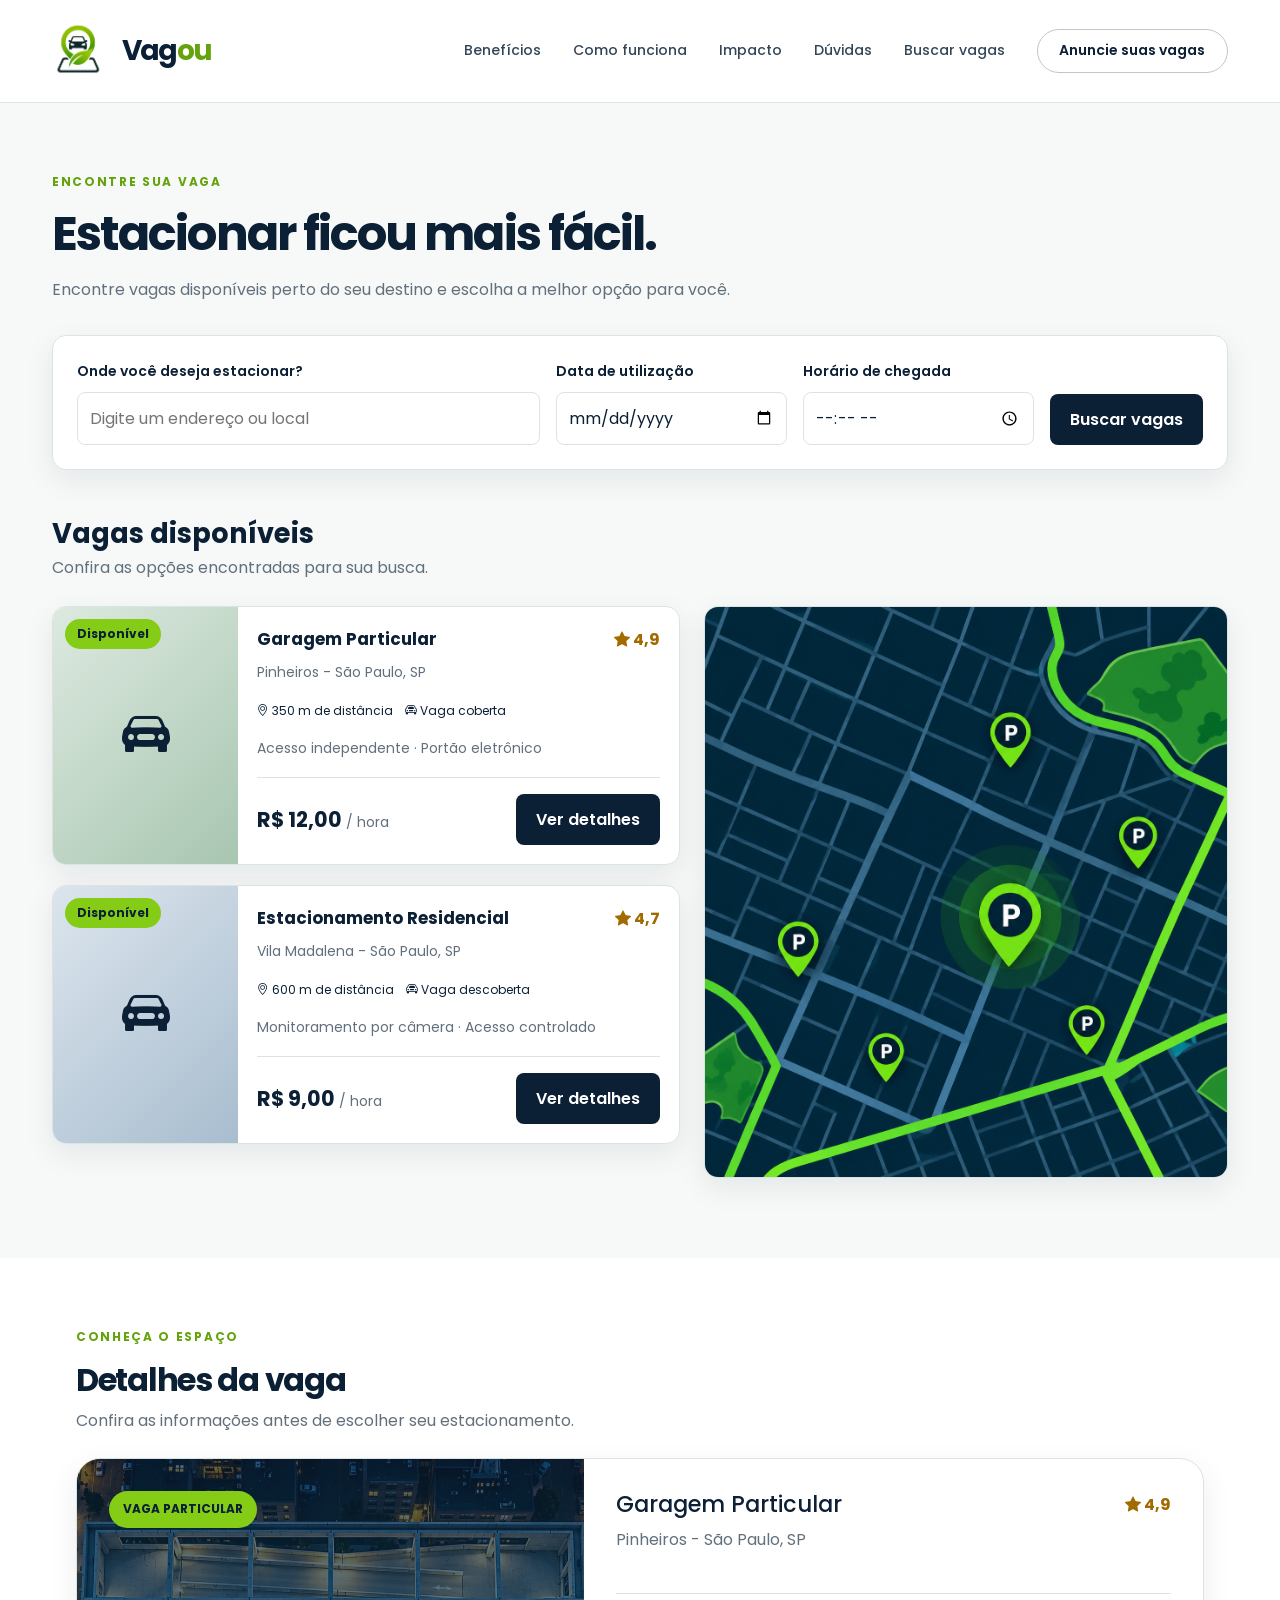
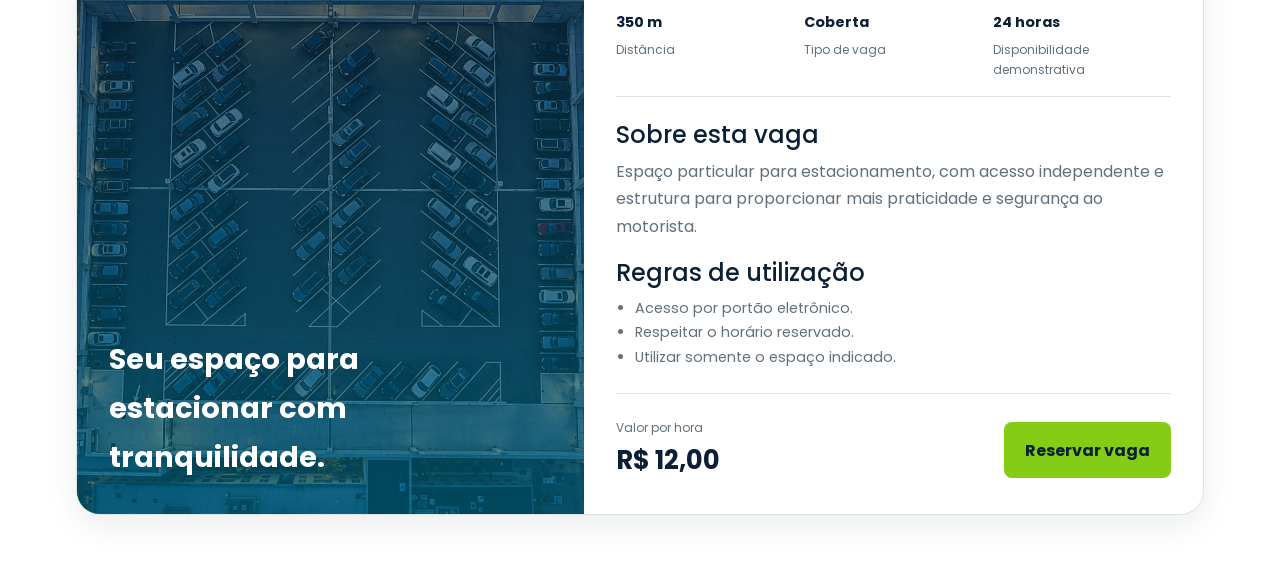
<file: resultados-detalhes.html>
<!DOCTYPE html>
<html lang="pt-BR">

<head>
    <meta charset="UTF-8">
    <meta name="viewport" content="width=device-width, initial-scale=1.0">

    <link rel="icon" href="./assets/images/favicon/favicon.ico" sizes="any" />
    <link rel="icon" type="image/png" sizes="32x32" href="./assets/images/favicon/favicon-32x32.png" />
    <link rel="icon" type="image/png" sizes="16x16" href="./assets/images/favicon/favicon-16x16.png" />
    <link rel="apple-touch-icon" sizes="180x180" href="./assets/images/favicon/apple-touch-icon.png" />

    <title>Resultados e Detalhes | Vagou</title>

    <!-- Fonte Poppins -->
    <link rel="preconnect" href="https://fonts.googleapis.com">
    <link rel="preconnect" href="https://fonts.gstatic.com" crossorigin>

    <link href="https://fonts.googleapis.com/css2?family=Poppins:wght@400;500;600;700&display=swap"
        rel="stylesheet">

    <!-- Bootstrap -->
    <link href="https://cdn.jsdelivr.net/npm/bootstrap@5.3.8/dist/css/bootstrap.min.css"
        rel="stylesheet">
    <link href="https://cdn.jsdelivr.net/npm/bootstrap-icons@1.11.3/font/bootstrap-icons.min.css"
        rel="stylesheet">

    <!-- CSS original do projeto -->
    <link rel="stylesheet" href="css/style.css">
    <link rel="stylesheet" href="css/resultados.css">
</head>

<body class="pagina-resultados"> 

    <header class="site-header">
        <nav class="navbar navbar-expand-lg" aria-label="Navegação principal">
            <div class="container">
                <a class="navbar-brand" href="index.html" aria-label="Vagou, início">
                    <img
                        src="assets/images/vagou-logo-simbolo-sem_fundo.png"
                        alt=""
                        width="52"
                        height="52"
                    />
                    <span>Vag<span>ou</span></span>
                </a>

                <button
                    class="navbar-toggler d-lg-none"
                    type="button"
                    data-bs-toggle="offcanvas"
                    data-bs-target="#mobileNavigation"
                    aria-controls="mobileNavigation"
                    aria-label="Abrir menu"
                >
                    <i class="bi bi-list" aria-hidden="true"></i>
                </button>

                <div class="nav-desktop d-none d-lg-flex ms-auto">
                    <a href="index.html#beneficios">Benefícios</a>
                    <a href="index.html#como-funciona">Como funciona</a>
                    <a href="index.html#impacto">Impacto</a>
                    <a href="index.html#faq">Dúvidas</a>
                    <a href="#detalhes-vaga">Buscar vagas</a>
                    <a class="btn btn-outline-brand" href="cadastro-proprietario.html">
                        Anuncie suas vagas
                    </a>
                </div>
            </div>
        </nav>
    </header>

    <div
        class="offcanvas offcanvas-end d-lg-none"
        tabindex="-1"
        id="mobileNavigation"
        aria-labelledby="mobileNavigationLabel"
    >
        <div class="offcanvas-header">
            <h2 class="offcanvas-title" id="mobileNavigationLabel">Menu</h2>
            <button
                type="button"
                class="btn-close"
                data-bs-dismiss="offcanvas"
                aria-label="Fechar menu"
            ></button>
        </div>
        <div class="offcanvas-body">
            <nav class="mobile-navigation" aria-label="Navegação mobile">
                <a href="index.html#beneficios">Benefícios</a>
                <a href="index.html#como-funciona">Como funciona</a>
                <a href="index.html#impacto">Impacto</a>
                <a href="index.html#faq">Dúvidas</a>
                <a href="#detalhes-vaga">Buscar vagas</a>
                <a class="btn btn-lime" href="cadastro-proprietario.html">
                    Anuncie suas vagas
                </a>
            </nav>
        </div>
    </div>

    <main id="conteudo">

        
<section class="resultados-section">
    <div class="container">
        <div class="resultados-header">
            <span class="section-tag">ENCONTRE SUA VAGA</span>
            <h1>Estacionar ficou mais fácil.</h1>
            <p>
                Encontre vagas disponíveis perto do seu destino
                e escolha a melhor opção para você.
            </p>
        </div>
        <div class="busca-vagas">
            <div class="campo-busca">
                <label for="localizacao">Onde você deseja estacionar?</label>
                <input
                    type="text"
                    id="localizacao"
                    placeholder="Digite um endereço ou local"
                >
            </div>

            <div class="campo-busca">
                <label for="data">Data de utilização</label>
                <input type="date" id="data">
            </div>

            <div class="campo-busca">
                <label for="horario">Horário de chegada</label>
                <input type="time" id="horario">
            </div>

            <button type="button" class="btn-buscar" onclick="document.querySelector('.resultados-conteudo').scrollIntoView({behavior: 'smooth'})">
                Buscar vagas
            </button>

        </div>

        <div class="resultados-conteudo" id="resultados-disponiveis">

            <div class="resultados-titulo">
                <h2>Vagas disponíveis</h2>
                <p>Confira as opções encontradas para sua busca.</p>
            </div>

            <div class="resultados-layout">

                <div class="lista-vagas">

    <article class="vaga-card">

        <div class="vaga-foto foto-vaga-1">
            <span class="vaga-status">Disponível</span>
            <span class="vaga-icone"><i class="bi bi-car-front-fill" aria-hidden="true"></i></span>
        </div>

        <div class="vaga-info">

            <div class="vaga-topo">
                <h3>Garagem Particular</h3>
                <span class="vaga-avaliacao"><i class="bi bi-star-fill" aria-hidden="true"></i> 4,9</span>
            </div>

            <p class="vaga-endereco">Pinheiros - São Paulo, SP</p>

            <div class="vaga-detalhes">
                <span><i class="bi bi-geo-alt" aria-hidden="true"></i> 350 m de distância</span>
                <span><i class="bi bi-car-front" aria-hidden="true"></i> Vaga coberta</span>
            </div>

            <p class="vaga-regra">Acesso independente · Portão eletrônico</p>

            <div class="vaga-rodape">
                <div>
                    <strong>R$ 12,00</strong>
                    <small>/ hora</small>
                </div>

                <a class="btn-detalhes" href="#detalhes-vaga">
                    Ver detalhes
                </a>
            </div>

        </div>
    </article>

    <article class="vaga-card">

        <div class="vaga-foto foto-vaga-2">
            <span class="vaga-status">Disponível</span>
            <span class="vaga-icone"><i class="bi bi-car-front-fill" aria-hidden="true"></i></span>
        </div>

        <div class="vaga-info">

            <div class="vaga-topo">
                <h3>Estacionamento Residencial</h3>
                <span class="vaga-avaliacao"><i class="bi bi-star-fill" aria-hidden="true"></i> 4,7</span>
            </div>

            <p class="vaga-endereco">Vila Madalena - São Paulo, SP</p>

            <div class="vaga-detalhes">
                <span><i class="bi bi-geo-alt" aria-hidden="true"></i> 600 m de distância</span>
                <span><i class="bi bi-car-front" aria-hidden="true"></i> Vaga descoberta</span>
            </div>

            <p class="vaga-regra">Monitoramento por câmera · Acesso controlado</p>

            <div class="vaga-rodape">
                <div>
                    <strong>R$ 9,00</strong>
                    <small>/ hora</small>
                </div>

                <a class="btn-detalhes" href="#detalhes-vaga">
                    Ver detalhes
                </a>
            </div>

        </div>
    </article>

</div>

                <div class="mapa-vagas">
    <img src="assets/images/mapa-vagou.png" alt="Mapa ilustrativo de vagas de estacionamento">
</div>

            </div>

        </div>
        
    </div>   

</section>

<!-- DETALHES DA VAGA -->
<section class="detalhes-vaga" id="detalhes-vaga">
<div class="container">
    <div class="detalhes-cabecalho">
        <span class="section-tag">CONHEÇA O ESPAÇO</span>
        <h2>Detalhes da vaga</h2>
        <p>Confira as informações antes de escolher seu estacionamento.</p>
    </div>

    <div class="detalhes-card">

        <div class="detalhes-imagem">
            <span>VAGA PARTICULAR</span>
            <strong>Seu espaço para estacionar com tranquilidade.</strong>
        </div>

        <div class="detalhes-informacoes">

            <div class="detalhes-titulo">
                <div>
                    <h3>Garagem Particular</h3>
                    <p>Pinheiros - São Paulo, SP</p>
                </div>
                <span class="detalhes-nota"><i class="bi bi-star-fill" aria-hidden="true"></i> 4,9</span>
            </div>

            <div class="detalhes-caracteristicas">
                <div>
                    <strong>350 m</strong>
                    <small>Distância</small>
                </div>

                <div>
                    <strong>Coberta</strong>
                    <small>Tipo de vaga</small>
                </div>

                <div>
                    <strong>24 horas</strong>
                    <small>Disponibilidade demonstrativa</small>
                </div>
            </div>

            <h4>Sobre esta vaga</h4>
            <p>
                Espaço particular para estacionamento, com acesso
                independente e estrutura para proporcionar mais
                praticidade e segurança ao motorista.
            </p>

            <h4>Regras de utilização</h4>
            <ul>
                <li>Acesso por portão eletrônico.</li>
                <li>Respeitar o horário reservado.</li>
                <li>Utilizar somente o espaço indicado.</li>
            </ul>

            <div class="detalhes-preco">
                <div>
                    <small>Valor por hora</small>
                    <strong>R$ 12,00</strong>
                </div>

                <a class="btn-reservar" href="em-desenvolvimento.html">
                    Reservar vaga
                </a>
            </div>

        </div>
    </div>
</div>
</section>
<!-- FIM DOS DETALHES DA VAGA -->
    </main>
    <script src="https://cdn.jsdelivr.net/npm/bootstrap@5.3.8/dist/js/bootstrap.bundle.min.js"></script>
</body>
</html>
</file>
<file: css/style.css>
:root {
  --color-primary: #0b1f35;
  --color-primary-soft: #10324a;
  --color-secondary: #005c75;
  --color-accent: #84cc16;
  --color-accent-dark: #65a30d;
  --color-neutral: #f0f0f4;
  --color-surface: #f7f9f8;
  --color-white: #ffffff;
  --color-text: #102235;
  --color-muted: #61707c;
  --color-border: #dce4e3;
  --font-size-xs: 0.75rem;
  --font-size-sm: 0.875rem;
  --font-size-md: 1rem;
  --font-size-lg: 1.125rem;
  --font-size-xl: 1.25rem;
  --font-size-2xl: clamp(1.5rem, 3vw, 2rem);
  --shadow-sm: 0 10px 30px rgba(11, 31, 53, 0.08);
  --shadow-lg: 0 28px 70px rgba(11, 31, 53, 0.15);
  --radius-sm: 14px;
  --radius-md: 24px;
  --radius-lg: 36px;
  --section-space: clamp(5rem, 9vw, 8.5rem);
}

* {
  box-sizing: border-box;
}

html {
  scroll-behavior: smooth;
}

section[id] {
  scroll-margin-top: 7rem;
}

body {
  margin: 0;
  overflow-x: hidden;
  color: var(--color-text);
  background: var(--color-white);
  font-family: "Poppins", sans-serif;
  font-size: 1rem;
  line-height: 1.7;
}

img,
svg {
  display: block;
  max-width: 100%;
}

a {
  color: inherit;
}

.skip-link {
  position: fixed;
  z-index: 999;
  top: 0.75rem;
  left: 0.75rem;
  padding: 0.75rem 1rem;
  color: var(--color-white);
  background: var(--color-primary);
  border-radius: 0.5rem;
  transform: translateY(-150%);
  transition: transform 0.2s ease;
}

.skip-link:focus {
  transform: translateY(0);
}

:focus-visible {
  outline: 3px solid var(--color-accent);
  outline-offset: 4px;
}

.container {
  max-width: 1200px;
}

.section-space {
  padding-block: var(--section-space);
}

.site-header {
  position: fixed;
  z-index: 10;
  top: 0;
  right: 0;
  left: 0;
  background: rgba(255, 255, 255, 0.94);
  border-bottom: 1px solid rgba(220, 228, 227, 0.9);
  backdrop-filter: blur(12px);
}

.navbar {
  padding-block: 1.25rem;
}

.navbar-brand {
  display: inline-flex;
  align-items: center;
  gap: 0.55rem;
  color: var(--color-primary);
  font-size: clamp(1.5rem, 2.5vw, 1.75rem);
  font-weight: 700;
  letter-spacing: -0.06em;
  text-decoration: none;
}

.navbar-brand img {
  width: 52px;
  height: 52px;
  margin-right: 0.55rem;
  object-fit: cover;
  object-position: center;
  border-radius: 8px;
  transform: scale(1.45);
}

.navbar-brand > span > span {
  color: var(--color-accent-dark);
}

.navbar-toggler {
  width: 44px;
  height: 44px;
  padding: 0.5rem;
  color: var(--color-primary);
  border: 1px solid rgba(11, 31, 53, 0.25);
  border-radius: 10px;
}

.navbar-toggler:focus {
  box-shadow: 0 0 0 0.2rem rgba(132, 204, 22, 0.35);
}

.nav-desktop {
  display: flex;
  align-items: center;
  gap: 2rem;
}

.nav-desktop > a:not(.btn) {
  color: #334658;
  font-size: var(--font-size-sm);
  font-weight: 500;
  text-decoration: none;
  transition: color 0.2s ease;
}

.nav-desktop > a:not(.btn):hover {
  color: var(--color-secondary);
}

.offcanvas {
  --bs-offcanvas-width: min(86vw, 360px);
  top: 0.5rem;
  right: 0.5rem;
  bottom: 0.5rem;
  height: calc(100% - 1rem);
  color: var(--color-text);
  background: var(--color-white);
  border: 1px solid var(--color-border);
  border-radius: 14px;
  box-shadow: -12px 0 30px rgba(11, 31, 53, 0.12);
}

.offcanvas.show:not(.hiding) {
  transform: none;
}

.offcanvas-title {
  color: var(--color-primary);
  font-size: var(--font-size-lg);
  font-weight: 600;
}

.offcanvas-backdrop.show {
  opacity: 0.28;
  backdrop-filter: blur(4px);
}

.mobile-navigation {
  display: flex;
  flex-direction: column;
  gap: 0.35rem;
}

.mobile-navigation > a:not(.btn) {
  padding: 0.8rem 0.5rem;
  color: var(--color-text);
  font-size: var(--font-size-md);
  text-decoration: none;
  border-radius: 8px;
}

.mobile-navigation > a:not(.btn):hover,
.mobile-navigation > a:not(.btn):focus-visible {
  color: var(--color-secondary);
  background: #f0f7f7;
}

.mobile-navigation .btn {
  width: 100%;
  margin-top: 0.8rem;
}

.btn {
  display: inline-flex;
  min-height: 44px;
  align-items: center;
  justify-content: center;
  padding: 0.7rem 1.35rem;
  border-radius: 999px;
  font-size: var(--font-size-sm);
  font-weight: 600;
  line-height: 1.25;
}

.btn-outline-brand {
  color: var(--color-primary);
  border: 1px solid rgba(11, 31, 53, 0.25);
}

.btn-outline-brand:hover {
  color: var(--color-white);
  border-color: var(--color-primary);
  background: var(--color-primary);
}

.btn-lime {
  color: var(--color-primary);
  border: 1px solid var(--color-accent);
  background: var(--color-accent);
  box-shadow: 0 10px 30px rgba(132, 204, 22, 0.2);
}

.btn-lime:hover {
  color: var(--color-white);
  border-color: var(--color-accent-dark);
  background: var(--color-accent-dark);
}

.hero {
  position: relative;
  display: flex;
  min-height: 100svh;
  align-items: center;
  padding: 7.75rem 0 2.5rem;
  background: var(--color-white);
}

.hero::before {
  content: none;
}

.hero .container {
  position: relative;
  z-index: 1;
}

.eyebrow {
  display: flex;
  align-items: center;
  gap: 0.65rem;
  margin-bottom: 1.25rem;
  color: var(--color-secondary);
  font-size: var(--font-size-xs);
  font-weight: 600;
  letter-spacing: 0.13em;
  line-height: 1.4;
  text-transform: uppercase;
}

.eyebrow > span {
  width: 22px;
  height: 2px;
  background: var(--color-accent);
}

.hero h1 {
  max-width: 590px;
  margin: 0 0 1.4rem;
  color: var(--color-primary);
  font-size: clamp(3rem, 5vw, 4.35rem);
  font-weight: 700;
  letter-spacing: -0.05em;
  line-height: 0.98;
}

.hero h1 span {
  color: var(--color-secondary);
}

.hero-copy {
  max-width: 560px;
  margin-bottom: 2rem;
  color: #384c5f;
  font-size: var(--font-size-md);
  line-height: 1.65;
}

.hero-kicker {
  margin-bottom: 1.25rem;
  color: var(--color-secondary);
  font-size: var(--font-size-xs);
  font-weight: 600;
  letter-spacing: 0.22em;
  text-transform: uppercase;
}

.hero-search-card {
  max-width: 560px;
  padding: 1rem 1.1rem;
  background: var(--color-white);
  border: 1px solid #d5dde2;
  border-radius: 13px;
  box-shadow: 0 16px 38px rgba(11, 31, 53, 0.08);
}

.hero-search-fields {
  display: grid;
  grid-template-columns: 1.75fr 0.82fr 0.82fr;
  gap: 0.75rem;
}

.hero-search-field label {
  display: flex;
  align-items: center;
  gap: 0.35rem;
  margin-bottom: 0.45rem;
  color: var(--color-primary);
  font-size: var(--font-size-xs);
  font-weight: 600;
  letter-spacing: 0.13em;
  line-height: 1;
  text-transform: uppercase;
}

.hero-search-field label i {
  width: 14px;
  color: var(--color-secondary);
  font-size: 0.875rem;
  line-height: 1;
}

.hero-search-field input {
  width: 100%;
  min-height: 48px;
  padding: 0 0.7rem;
  color: var(--color-primary);
  background: var(--color-white);
  border: 1px solid #d5dde2;
  border-radius: 7px;
  outline: 0;
  font-size: var(--font-size-sm);
}

.hero-search-field input::placeholder {
  color: #536779;
  opacity: 1;
}

.hero-search-field input:focus-visible {
  border-color: var(--color-secondary);
}

.hero-search-action {
  display: grid;
  grid-template-columns: 160px 1fr;
  align-items: center;
  gap: 0.85rem;
  margin-top: 0.85rem;
}

.hero-search-action p {
  margin: 0;
  color: #536779;
  font-size: var(--font-size-xs);
  line-height: 1.55;
}

.hero-search-button {
  display: flex;
  align-items: center;
  justify-content: center;
  gap: 0.55rem;
  min-height: 48px;
  padding: 0.65rem 0.8rem;
  color: var(--color-primary);
  background: var(--color-accent);
  border-radius: 9px;
  font-size: var(--font-size-sm);
  font-weight: 700;
  line-height: 1.15;
  text-decoration: none;
  transition:
    background 0.2s ease,
    color 0.2s ease,
    transform 0.2s ease;
}

.hero-search-button i {
  width: 16px;
  font-size: 1rem;
  line-height: 1;
}

.hero-search-button:hover {
  /* color: var(--color-white);
  background: var(--color-primary);
  transform: translateY(-2px); */
  color: var(--color-white);
  border-color: var(--color-accent-dark);
  background: var(--color-accent-dark);
}

.hero-trust {
  display: flex;
  flex-wrap: wrap;
  gap: 0.4rem 1.3rem;
  max-width: 570px;
  margin-top: 1.25rem;
  color: #334a5e;
  font-size: var(--font-size-xs);
}

.hero-trust span {
  display: flex;
  align-items: center;
  gap: 0.4rem;
}

.hero-trust span::before {
  width: 6px;
  height: 6px;
  background: var(--color-accent);
  border-radius: 50%;
  content: "";
}

.hero-media {
  position: relative;
  max-width: 520px;
  margin: 0 0 2rem auto;
}

.hero-media > img {
  width: 100%;
  height: min(60vh, 520px);
  min-height: 410px;
  object-fit: cover;
  border-radius: 18px;
}

.hero-stat-card {
  position: absolute;
  bottom: -2rem;
  left: -1.7rem;
  width: 280px;
  padding: 1.1rem 1.25rem;
  background: var(--color-white);
  border: 1px solid #d8e0e5;
  border-radius: 13px;
  box-shadow: 0 18px 40px rgba(11, 31, 53, 0.14);
}

.hero-stat-card strong {
  display: block;
  margin-bottom: 0.45rem;
  color: var(--color-primary);
  font-size: 1.35rem;
  line-height: 1;
}

.hero-stat-card strong small {
  font-size: 0.8rem;
}

.hero-stat-card p {
  margin-bottom: 0.6rem;
  color: #3d5264;
  font-size: var(--font-size-xs);
  line-height: 1.45;
}

.hero-stat-card > span {
  color: #718292;
  font-size: var(--font-size-xs);
  letter-spacing: 0.16em;
  text-transform: uppercase;
}

.section-heading {
  max-width: 720px;
  margin-bottom: 3.5rem;
}

.section-heading h2,
.how-it-works h2,
.impact h2,
.trust-section h2 {
  margin: 0;
  color: var(--color-primary);
  font-size: clamp(2rem, 4vw, 3.25rem);
  font-weight: 700;
  letter-spacing: -0.045em;
  line-height: 1.13;
}

.section-heading > p:last-child {
  max-width: 650px;
  margin: 1.25rem auto 0;
  color: #4b5e6f;
  font-size: var(--font-size-md);
}

.benefits {
  background: var(--color-white);
}

.audience-card {
  position: relative;
  height: 100%;
  overflow: hidden;
  padding: clamp(2rem, 4vw, 3.25rem);
  border: 1px solid var(--color-border);
  border-radius: var(--radius-md);
  transition:
    transform 0.25s ease,
    box-shadow 0.25s ease;
}

.audience-card:hover {
  box-shadow: var(--shadow-sm);
  transform: translateY(-5px);
}

.driver-card {
  background: #f4f8f8;
}

.owner-card {
  background: #f7faef;
}

.audience-card::after {
  position: absolute;
  top: -70px;
  right: -70px;
  width: 190px;
  height: 190px;
  border: 1px solid rgba(0, 92, 117, 0.1);
  border-radius: 50%;
  content: "";
}

.audience-icon {
  display: grid;
  width: 54px;
  height: 54px;
  margin-bottom: 2.1rem;
  place-items: center;
  color: var(--color-secondary);
  background: var(--color-white);
  border: 1px solid rgba(0, 92, 117, 0.1);
  border-radius: 15px;
  box-shadow: 0 9px 20px rgba(11, 31, 53, 0.07);
}

.owner-card .audience-icon {
  color: var(--color-accent-dark);
}

.audience-icon i {
  width: 27px;
  font-size: 1.5rem;
  line-height: 1;
}

.card-label {
  margin-bottom: 0.7rem;
  color: var(--color-secondary);
  font-size: var(--font-size-xs);
  font-weight: 600;
  letter-spacing: 0.1em;
  text-transform: uppercase;
}

.owner-card .card-label {
  color: var(--color-accent-dark);
}

.audience-card h3 {
  max-width: 450px;
  margin-bottom: 1rem;
  color: var(--color-primary);
  font-size: clamp(1.5rem, 2.5vw, 2.05rem);
  font-weight: 600;
  letter-spacing: -0.035em;
  line-height: 1.25;
}

.card-copy {
  max-width: 490px;
  color: var(--color-muted);
  font-size: var(--font-size-md);
}

.feature-list {
  display: grid;
  gap: 0.8rem;
  margin: 1.6rem 0 2rem;
  padding: 1.5rem 0;
  border-top: 1px solid rgba(11, 31, 53, 0.1);
  border-bottom: 1px solid rgba(11, 31, 53, 0.1);
  list-style: none;
}

.feature-list li {
  display: flex;
  align-items: center;
  gap: 0.8rem;
  color: #3d5060;
  font-size: var(--font-size-sm);
}

.feature-list span {
  display: grid;
  width: 27px;
  height: 27px;
  place-items: center;
  color: var(--color-secondary);
  background: rgba(0, 92, 117, 0.08);
  border-radius: 50%;
  font-size: var(--font-size-xs);
  font-weight: 600;
}

.owner-card .feature-list span {
  color: #4c7a0a;
  background: rgba(132, 204, 22, 0.13);
}

.text-link {
  display: inline-flex;
  align-items: center;
  gap: 0.55rem;
  color: var(--color-primary);
  min-height: 44px;
  font-size: var(--font-size-sm);
  font-weight: 600;
  text-decoration: none;
}

.text-link i {
  width: 18px;
  color: var(--color-accent-dark);
  line-height: 1;
  transition: transform 0.2s ease;
}

.text-link:hover i {
  transform: translateX(4px);
}

.how-it-works {
  color: var(--color-white);
  background: var(--color-primary);
}

.how-header {
  padding-bottom: 3rem;
  border-bottom: 1px solid rgba(255, 255, 255, 0.16);
}

.how-it-works .eyebrow {
  margin-bottom: 1rem;
  color: var(--color-accent);
}

.how-it-works h2 {
  color: var(--color-white);
}

.section-intro {
  max-width: 460px;
  margin: 0 0 0.35rem;
  color: rgba(255, 255, 255, 0.72);
  font-size: var(--font-size-md);
  line-height: 1.6;
}

.steps {
  display: grid;
  grid-template-columns: repeat(4, 1fr);
  padding-top: 2.7rem;
}

.step-card {
  min-height: 175px;
  padding: 0 1.5rem;
  border-right: 1px solid rgba(255, 255, 255, 0.16);
}

.step-card:first-child {
  padding-left: 0;
}

.step-card:last-child {
  padding-right: 0;
  border-right: 0;
}

.step-number {
  margin-bottom: 1.1rem;
  color: var(--color-accent);
  font-size: 1.75rem;
  font-weight: 700;
  letter-spacing: -0.04em;
  line-height: 1;
}

.step-card h3 {
  margin: 0 0 0.65rem;
  color: var(--color-white);
  font-size: var(--font-size-lg);
  font-weight: 600;
}

.step-card > p {
  max-width: 230px;
  margin: 0;
  color: rgba(255, 255, 255, 0.7);
  font-size: var(--font-size-sm);
  line-height: 1.55;
}

.impact {
  overflow: hidden;
  background: var(--color-neutral);
}

.impact-layout {
  min-height: 510px;
}

.impact h2 {
  max-width: 590px;
}

.impact-copy {
  max-width: 600px;
  margin: 1.35rem 0 2rem;
  color: #455a6c;
  font-size: var(--font-size-md);
  line-height: 1.75;
}

.impact-pillars {
  display: grid;
  grid-template-columns: repeat(3, 1fr);
  gap: 1.25rem;
  margin-top: 1.5rem;
}

.impact-pillars article {
  padding-top: 0.85rem;
  border-top: 2px solid var(--color-accent);
}

.impact-pillars h3 {
  margin: 0 0 0.6rem;
  color: var(--color-secondary);
  font-size: var(--font-size-xs);
  font-weight: 600;
  letter-spacing: 0.12em;
  text-transform: uppercase;
}

.impact-pillars p {
  margin: 0;
  color: #415668;
  font-size: var(--font-size-sm);
  line-height: 1.6;
}

.impact-ods {
  margin: 2.2rem 0 0;
  color: #536676;
  font-size: var(--font-size-xs);
  font-weight: 500;
  letter-spacing: 0.16em;
  text-transform: uppercase;
}

.impact-photo {
  margin: 0 0 0 auto;
  overflow: hidden;
  border-radius: 18px;
}

.impact-photo img {
  width: 100%;
  height: clamp(430px, 40vw, 520px);
  object-fit: cover;
}

.trust-section {
  background: var(--color-white);
}

.trust-heading {
  margin-bottom: 2.6rem;
}

.trust-heading .eyebrow {
  margin-bottom: 0.75rem;
}

.trust-heading h2 {
  font-size: clamp(1.85rem, 3vw, 2.65rem);
}

.trust-grid {
  display: grid;
  grid-template-columns: repeat(4, 1fr);
  gap: 1.25rem;
}

.trust-card {
  min-height: 210px;
  padding: 1.65rem 1.5rem;
  background: var(--color-white);
  border: 1px solid #d4dde3;
  border-radius: 13px;
  transition:
    border-color 0.2s ease,
    box-shadow 0.2s ease,
    transform 0.2s ease;
}

.trust-card:hover {
  border-color: rgba(0, 92, 117, 0.45);
  box-shadow: var(--shadow-sm);
  transform: translateY(-4px);
}

.trust-card i {
  width: 22px;
  margin-bottom: 1.25rem;
  color: var(--color-secondary);
  font-size: 1.5rem;
  line-height: 1;
}

.trust-card h3 {
  margin: 0 0 0.65rem;
  color: var(--color-primary);
  font-size: var(--font-size-lg);
  font-weight: 600;
}

.trust-card p {
  margin: 0;
  color: #506476;
  font-size: var(--font-size-sm);
  line-height: 1.65;
}

.faq-section {
  background: #fbfcfc;
  border-top: 1px solid #e5eaed;
}

.faq-intro {
  max-width: 360px;
}

.faq-intro .eyebrow {
  margin-bottom: 0.85rem;
}

.faq-intro h2 {
  margin: 0 0 1rem;
  color: var(--color-primary);
  font-size: clamp(2rem, 3.4vw, 3rem);
  font-weight: 700;
  letter-spacing: -0.045em;
  line-height: 1.1;
}

.faq-intro > p:last-child {
  margin: 0;
  color: #526678;
  font-size: var(--font-size-md);
  line-height: 1.7;
}

.faq-list {
  border-top: 1px solid #d8e0e5;
}

.faq-list details {
  border-bottom: 1px solid #d8e0e5;
}

.faq-list summary {
  position: relative;
  display: flex;
  min-height: 48px;
  align-items: center;
  padding: 1.3rem 2.5rem 1.3rem 0;
  color: var(--color-primary);
  cursor: pointer;
  font-size: var(--font-size-md);
  font-weight: 600;
  list-style: none;
}

.faq-list summary::-webkit-details-marker {
  display: none;
}

.faq-list summary::after {
  position: absolute;
  top: 50%;
  right: 0.25rem;
  color: var(--color-secondary);
  content: "+";
  font-size: 1rem;
  font-weight: 500;
  line-height: 1;
  transform: translateY(-50%);
}

.faq-list details[open] summary::after {
  content: "×";
}

.faq-list details > p {
  max-width: 650px;
  margin: -0.35rem 0 1.4rem;
  padding-right: 2rem;
  color: #4f6274;
  font-size: var(--font-size-sm);
  line-height: 1.65;
}

.dual-cta {
  padding-block: var(--section-space);
  background: var(--color-primary);
}

.dual-cta-shell {
  color: var(--color-white);
}

.dual-cta-heading {
  margin-bottom: 2.25rem;
}

.dual-cta .eyebrow {
  margin-bottom: 1rem;
  color: var(--color-accent);
}

.dual-cta-heading h2 {
  max-width: 690px;
  margin: 0;
  color: var(--color-white);
  font-size: clamp(2rem, 3.5vw, 3rem);
  font-weight: 700;
  letter-spacing: -0.045em;
  line-height: 1.15;
}

.dual-cta-options {
  display: grid;
  grid-template-columns: repeat(2, 1fr);
  border-top: 1px solid rgba(255, 255, 255, 0.15);
}

.dual-cta-options article {
  padding: 2rem 2rem 0 0;
}

.dual-cta-options article + article {
  padding-right: 0;
  padding-left: 2rem;
  border-left: 1px solid rgba(255, 255, 255, 0.15);
}

.dual-cta-options span {
  display: block;
  margin-bottom: 0.55rem;
  color: var(--color-accent);
  font-size: var(--font-size-xs);
  font-weight: 600;
  letter-spacing: 0.12em;
  text-transform: uppercase;
}

.dual-cta-options h3 {
  max-width: 430px;
  margin: 0 0 1.4rem;
  color: var(--color-white);
  font-size: var(--font-size-lg);
  font-weight: 600;
  line-height: 1.45;
}

.site-footer {
  padding: 4rem 0 2rem;
  color: rgba(255, 255, 255, 0.7);
  background: #071725;
}

.footer-main {
  display: flex;
  align-items: flex-end;
  justify-content: space-between;
  gap: 2rem;
  padding-bottom: 2.5rem;
}

.footer-brand {
  color: var(--color-white);
}

.footer-main > div > p {
  margin: 0.7rem 0 0;
  font-size: var(--font-size-sm);
}

.footer-main nav {
  display: flex;
  flex-wrap: wrap;
  justify-content: flex-end;
  gap: 1.5rem;
}

.footer-main nav a {
  color: rgba(255, 255, 255, 0.72);
  font-size: var(--font-size-sm);
  text-decoration: none;
}

.footer-main nav a:hover {
  color: var(--color-accent);
}

.footer-bottom {
  display: flex;
  justify-content: space-between;
  gap: 1rem;
  padding-top: 1.5rem;
  border-top: 1px solid rgba(255, 255, 255, 0.1);
  color: rgba(255, 255, 255, 0.4);
  font-size: var(--font-size-xs);
}

@media (min-width: 992px) and (max-height: 820px) {
  .hero {
    padding: 6.75rem 0 1.5rem;
  }

  .hero-kicker {
    margin-bottom: 0.8rem;
  }

  .hero h1 {
    margin-bottom: 0.9rem;
    font-size: clamp(3rem, 4.2vw, 3.65rem);
  }

  .hero-copy {
    margin-bottom: 1.2rem;
    font-size: var(--font-size-sm);
    line-height: 1.5;
  }

  .hero-search-card {
    padding: 0.8rem 0.9rem;
  }

  .hero-search-field input {
    min-height: 44px;
  }

  .hero-search-action {
    margin-top: 0.7rem;
  }

  .hero-search-button {
    min-height: 50px;
  }

  .hero-trust {
    margin-top: 0.8rem;
  }

  .hero-media > img {
    height: 55vh;
    min-height: 370px;
  }
}

@media (max-width: 991.98px) {
  .nav-desktop {
    gap: 1rem;
  }

  .hero {
    min-height: auto;
    padding-top: 9rem;
  }

  .hero-media {
    max-width: 620px;
    margin: 1.5rem auto 2rem;
  }

  .hero-stat-card {
    left: 1.5rem;
  }

  .steps {
    grid-template-columns: repeat(2, 1fr);
    gap: 2rem 0;
  }

  .step-card:nth-child(2) {
    border-right: 0;
  }

  .step-card:nth-child(3) {
    padding-left: 0;
  }

  .trust-grid {
    grid-template-columns: repeat(2, 1fr);
  }
}

@media (max-width: 767.98px) {
  :root {
    --section-space: 4.75rem;
  }

  .navbar {
    padding-block: 1rem;
  }

  .hero {
    min-height: auto;
    padding-top: 8.5rem;
  }

  .hero h1 {
    font-size: clamp(2.65rem, 13vw, 4rem);
  }

  .hero-search-fields {
    grid-template-columns: 1.5fr 1fr;
  }

  .hero-search-destination {
    grid-column: 1 / -1;
  }

  .hero-search-action {
    grid-template-columns: 150px 1fr;
  }

  .hero-trust {
    gap: 0.6rem 1rem;
  }

  .hero-media {
    margin-top: 2rem;
  }

  .hero-stat-card {
    right: 1rem;
    bottom: -2.2rem;
    left: 1rem;
    width: auto;
  }

  .hero-media > img {
    height: auto;
    min-height: 0;
    aspect-ratio: 1 / 1.03;
    border-radius: 14px;
  }

  .how-header {
    padding-bottom: 2.25rem;
  }

  .steps {
    grid-template-columns: 1fr;
    gap: 0;
    padding-top: 1.5rem;
  }

  .step-card,
  .step-card:first-child,
  .step-card:nth-child(3),
  .step-card:last-child {
    min-height: 0;
    padding: 1.5rem 0;
    border-right: 0;
    border-bottom: 1px solid rgba(255, 255, 255, 0.14);
  }

  .step-card:last-child {
    border-bottom: 0;
  }

  .step-number {
    margin-bottom: 0.75rem;
  }

  .step-card > p {
    max-width: 520px;
  }

  .impact-pillars {
    grid-template-columns: 1fr;
    gap: 1rem;
  }

  .impact-pillars p {
    max-width: 420px;
  }

  .impact-photo img {
    height: 380px;
  }

  .trust-grid {
    grid-template-columns: 1fr;
  }

  .trust-card {
    min-height: 0;
  }

  .faq-intro {
    max-width: 520px;
  }

  .faq-list summary {
    padding-block: 1.15rem;
    font-size: var(--font-size-sm);
  }

  .faq-list details > p {
    padding-right: 0.5rem;
  }

  .dual-cta-options {
    grid-template-columns: 1fr;
  }

  .dual-cta-options article,
  .dual-cta-options article + article {
    padding: 1.5rem 0;
    border-left: 0;
  }

  .dual-cta-options article + article {
    border-top: 1px solid rgba(255, 255, 255, 0.15);
  }

  .dual-cta-options .btn {
    width: 100%;
  }

  .footer-main {
    align-items: flex-start;
    flex-direction: column;
  }

  .footer-main nav {
    justify-content: flex-start;
  }

  .footer-bottom {
    flex-direction: column;
  }
}

@media (max-width: 420px) {
  .hero-search-action {
    grid-template-columns: 1fr;
  }

  .footer-main nav {
    display: grid;
    grid-template-columns: 1fr 1fr;
  }
}

@media (prefers-reduced-motion: reduce) {
  html {
    scroll-behavior: auto;
  }

  *,
  *::before,
  *::after {
    transition-duration: 0.01ms !important;
  }
}
</file>
<file: css/proprietario.css>
.pagina-cadastro {
  min-height: 100svh;
  color: var(--color-primary);
  background:
    linear-gradient(135deg, rgba(0, 92, 117, 0.05), transparent 38%),
    var(--color-surface);
}

.pagina-cadastro .site-header {
  position: relative;
}

.proprietario-header-links {
  display: flex;
  gap: 1.25rem;
  margin-left: auto;
}

.proprietario-header-links a {
  color: var(--color-primary);
  font-size: var(--font-size-sm);
  text-decoration: none;
}

.proprietario-header-links a:last-child {
  color: var(--color-secondary);
  font-weight: 600;
}

.cadastro-main {
  max-width: 850px;
  margin-inline: auto;
  padding: 3rem 1.5rem;
}

.cadastro-intro {
  margin-bottom: 2rem;
}

.cadastro-intro .section-tag {
  display: inline-block;
  margin-bottom: 0.8rem;
  color: var(--color-accent-dark);
  font-size: var(--font-size-xs);
  font-weight: 700;
  letter-spacing: 0.14em;
}

.cadastro-intro h1 {
  margin: 0.7rem 0;
  color: var(--color-primary);
  font-size: clamp(2.2rem, 5vw, 3.25rem);
  font-weight: 700;
  letter-spacing: -0.05em;
}

.cadastro-intro p,
.formulario-titulo p {
  color: var(--color-muted);
}

.formulario-vaga {
  padding: 2.5rem;
  background: var(--color-white);
  border: 1px solid var(--color-border);
  border-radius: var(--radius-md);
  box-shadow: var(--shadow-sm);
}

.formulario-titulo {
  margin-bottom: 1.5rem;
}

.formulario-titulo h2 {
  margin-bottom: 0.4rem;
  color: var(--color-primary);
  font-size: 1.35rem;
  font-weight: 700;
}

.formulario-titulo p {
  margin: 0;
  font-size: var(--font-size-sm);
}

.campo-grupo {
  display: flex;
  min-width: 0;
  flex: 1;
  flex-direction: column;
  gap: 8px;
  margin-bottom: 1.3rem;
}

.campo-grupo label {
  color: var(--color-primary);
  font-size: var(--font-size-sm);
  font-weight: 600;
}

.campo-grupo input,
.campo-grupo select,
.campo-grupo textarea {
  width: 100%;
  padding: 13px;
  color: var(--color-primary);
  background: var(--color-white);
  border: 1px solid #cbd6dc;
  border-radius: 8px;
  font-family: inherit;
  font-size: var(--font-size-sm);
  outline: 0;
}

.campo-grupo input,
.campo-grupo select {
  min-height: 48px;
}

.campo-grupo input:focus,
.campo-grupo select:focus,
.campo-grupo textarea:focus {
  border-color: var(--color-secondary);
  box-shadow: 0 0 0 3px rgba(0, 92, 117, 0.12);
}

.campo-duplo {
  display: flex;
  gap: 18px;
}

.upload-fotos {
  display: flex;
  flex-direction: column;
  min-height: 130px;
  align-items: center;
  justify-content: center;
  background: var(--color-surface);
  border: 2px dashed #b9c9c3;
  border-radius: var(--radius-sm);
  text-align: center;
  cursor: pointer;
  transition: border-color 0.2s ease, background 0.2s ease;
}

.upload-fotos:hover {
  background: #f1f7ec;
  border-color: var(--color-accent);
}

.upload-fotos span {
  color: var(--color-accent-dark);
  font-size: 2rem;
  line-height: 1;
}

.upload-fotos small {
  color: var(--color-muted);
}

#fotos {
  padding: 8px 0;
  border: 0;
}

.formulario-divisor {
  margin: 2rem 0;
  border-top: 1px solid var(--color-border);
}

.formulario-acoes {
  display: flex;
  justify-content: flex-end;
  gap: 12px;
  margin-top: 2rem;
}

.formulario-acoes button {
  min-height: 48px;
  padding: 14px 22px;
  border-radius: 999px;
  font-family: inherit;
  font-weight: 700;
  cursor: pointer;
  transition: background 0.2s ease, color 0.2s ease, transform 0.2s ease;
}

.btn-limpar {
  color: var(--color-primary);
  background: var(--color-white);
  border: 1px solid var(--color-border);
}

.btn-limpar:hover {
  background: var(--color-surface);
  border-color: #bdcac8;
}

.btn-cadastrar {
  color: var(--color-primary);
  background: var(--color-accent);
  border: 1px solid var(--color-accent);
}

.btn-cadastrar:hover {
  color: var(--color-white);
  background: var(--color-accent-dark);
  border-color: var(--color-accent-dark);
}

@media (max-width: 600px) {
  .proprietario-header-links {
    gap: 0.65rem;
  }

  .proprietario-header-links a {
    font-size: var(--font-size-xs);
  }

  .cadastro-main {
    padding: 2rem 1rem;
  }

  .formulario-vaga {
    padding: 1.25rem 1rem;
    border-radius: var(--radius-sm);
  }

  .campo-duplo {
    flex-direction: column;
    gap: 0;
  }

  .formulario-acoes {
    flex-direction: column;
  }

  .formulario-acoes button {
    width: 100%;
  }
}
</file>
<file: css/cadastro.css>
.signup-page {
  min-height: 100svh;
  padding: 4.5rem 0;
  background:
    linear-gradient(135deg, rgba(0, 92, 117, 0.05), transparent 38%),
    var(--color-surface);
}

.signup-layout {
  display: grid;
  grid-template-columns: minmax(280px, 0.75fr) minmax(560px, 1.25fr);
  gap: clamp(2rem, 5vw, 5.5rem);
  align-items: center;
  max-width: 1080px;
  margin-inline: auto;
}

.login-link {
  margin-left: auto;
  color: var(--color-primary);
  font-size: var(--font-size-sm);
  text-decoration: none;
}

.login-link strong {
  color: var(--color-secondary);
}

.signup-aside {
  align-self: center;
}

.signup-aside .eyebrow {
  margin-bottom: 1rem;
}

.signup-aside h1 {
  max-width: 430px;
  margin: 0 0 1.25rem;
  color: var(--color-primary);
  font-size: clamp(2.4rem, 4.5vw, 4.25rem);
  font-weight: 700;
  letter-spacing: -0.055em;
  line-height: 1.02;
}

.signup-aside > p:not(.eyebrow) {
  max-width: 430px;
  color: #4b5e6f;
  font-size: var(--font-size-md);
}

.signup-benefits {
  display: grid;
  gap: 0.9rem;
  margin: 2rem 0 0;
  padding: 0;
  list-style: none;
}

.signup-benefits li {
  display: flex;
  align-items: center;
  gap: 0.75rem;
  color: #3d5060;
  font-size: var(--font-size-sm);
}

.signup-benefits span {
  display: grid;
  width: 34px;
  height: 34px;
  flex: 0 0 34px;
  place-items: center;
  color: var(--color-secondary);
  background: var(--color-white);
  border: 1px solid var(--color-border);
  border-radius: 50%;
  font-size: var(--font-size-xs);
  font-weight: 600;
}

.signup-card {
  min-width: 0;
  padding: clamp(1.5rem, 4vw, 3rem);
  background: var(--color-white);
  border: 1px solid var(--color-border);
  border-radius: var(--radius-md);
  box-shadow: var(--shadow-sm);
}

.signup-step {
  margin: 0 0 0.35rem;
  color: var(--color-secondary);
  font-size: var(--font-size-xs);
  font-weight: 600;
  letter-spacing: 0.12em;
  text-transform: uppercase;
}

.signup-card h2 {
  margin: 0;
  color: var(--color-primary);
  font-size: clamp(1.75rem, 3vw, 2.35rem);
  font-weight: 700;
  letter-spacing: -0.04em;
  line-height: 1.15;
}

.signup-intro {
  margin: 0.65rem 0 1.5rem;
  color: var(--color-muted);
  font-size: var(--font-size-sm);
}

.profile-picker {
  margin: 0 0 1.35rem;
  padding: 0;
  border: 0;
}

.profile-picker legend,
.field-group label {
  display: block;
  margin-bottom: 0.5rem;
  color: var(--color-primary);
  font-size: var(--font-size-sm);
  font-weight: 600;
}

.profile-options {
  display: grid;
  grid-template-columns: repeat(2, 1fr);
  gap: 0.75rem;
}

.profile-option {
  position: relative;
  display: flex;
  min-height: 82px;
  align-items: center;
  gap: 0.7rem;
  padding: 0.85rem;
  background: var(--color-white);
  border: 1px solid var(--color-border);
  border-radius: var(--radius-sm);
  cursor: pointer;
  transition:
    border-color 0.2s ease,
    background 0.2s ease,
    box-shadow 0.2s ease;
}

.profile-option:has(input:checked) {
  background: #f7faef;
  border-color: var(--color-accent);
  box-shadow: 0 0 0 2px rgba(132, 204, 22, 0.12);
}

.profile-option input {
  position: absolute;
  opacity: 0;
  pointer-events: none;
}

.profile-check {
  width: 18px;
  height: 18px;
  flex: 0 0 18px;
  border: 2px solid #a3b0b7;
  border-radius: 50%;
}

.profile-option:has(input:checked) .profile-check {
  border: 5px solid var(--color-accent);
}

.profile-option strong,
.profile-option small {
  display: block;
}

.profile-option strong {
  color: var(--color-primary);
  font-size: var(--font-size-sm);
}

.profile-option small {
  margin-top: 0.15rem;
  color: var(--color-muted);
  font-size: var(--font-size-xs);
  line-height: 1.35;
}

.field-grid {
  display: grid;
  grid-template-columns: repeat(2, 1fr);
  gap: 0.75rem;
}

.field-group {
  min-width: 0;
  margin-bottom: 0.9rem;
}

.field-group input {
  width: 100%;
  min-height: 48px;
  padding: 0.75rem 0.85rem;
  color: var(--color-primary);
  background: var(--color-white);
  border: 1px solid #cbd6dc;
  border-radius: 8px;
  outline: 0;
  font-size: var(--font-size-sm);
}

.field-group input::placeholder {
  color: #7a8994;
  opacity: 1;
}

.field-group input:focus {
  border-color: var(--color-secondary);
  box-shadow: 0 0 0 3px rgba(0, 92, 117, 0.12);
}

.field-group input.is-invalid {
  border-color: #b42318;
  box-shadow: 0 0 0 3px rgba(180, 35, 24, 0.08);
}

.field-error {
  min-height: 1.15rem;
  margin: 0.25rem 0 0;
  color: #b42318;
  font-size: var(--font-size-xs);
  line-height: 1.35;
}

.terms-option {
  display: flex;
  align-items: flex-start;
  gap: 0.6rem;
  color: #4b5e6f;
  font-size: var(--font-size-xs);
  cursor: pointer;
}

.terms-option input {
  width: 18px;
  height: 18px;
  flex: 0 0 18px;
  margin-top: 0.08rem;
  accent-color: var(--color-accent-dark);
}

.terms-option a {
  color: var(--color-secondary);
  font-weight: 600;
}

.signup-submit {
  display: flex;
  width: 100%;
  min-height: 48px;
  align-items: center;
  justify-content: center;
  margin-top: 0.15rem;
  padding: 0.75rem 1.25rem;
  color: var(--color-primary);
  background: var(--color-accent);
  border: 1px solid var(--color-accent);
  border-radius: 999px;
  font-size: var(--font-size-sm);
  font-weight: 700;
  text-decoration: none;
  transition:
    color 0.2s ease,
    background 0.2s ease,
    border-color 0.2s ease;
}

.signup-submit:hover {
  color: var(--color-white);
  background: var(--color-accent-dark);
  border-color: var(--color-accent-dark);
}

.signup-success {
  min-height: 320px;
  align-content: center;
  text-align: center;
}

.signup-success:not([hidden]) {
  display: grid;
  justify-items: center;
}

.signup-success > p:not(.signup-step) {
  max-width: 440px;
  margin: 0.8rem auto 1.25rem;
  color: var(--color-muted);
  font-size: var(--font-size-sm);
}

.success-icon {
  display: grid;
  width: 64px;
  height: 64px;
  margin-bottom: 1.25rem;
  place-items: center;
  color: var(--color-primary);
  background: var(--color-accent);
  border-radius: 50%;
  font-size: 1.75rem;
  font-weight: 700;
}

.signup-success .signup-submit {
  max-width: 260px;
}

@media (max-width: 991.98px) {
  .signup-page {
    padding: 3.5rem 0;
  }

  .signup-layout {
    grid-template-columns: 1fr;
  }

  .signup-aside {
    display: none;
  }

  .signup-card {
    max-width: 680px;
    width: 100%;
    margin-inline: auto;
  }
}

@media (max-width: 575.98px) {
  .signup-page {
    padding: 2rem 0;
  }

  .signup-card {
    padding: 1.25rem 1rem;
    border-radius: var(--radius-sm);
  }

  .profile-options,
  .field-grid {
    grid-template-columns: 1fr;
  }

  .profile-option {
    min-height: 74px;
  }

  .login-link {
    font-size: var(--font-size-xs);
  }
}
.site-header {
  position: relative;
}
</file>
<file: css/desenvolvimento.css>
.pagina-desenvolvimento {
  min-height: 100svh;
  background:
    linear-gradient(135deg, rgba(0, 92, 117, 0.06), transparent 42%),
    var(--color-surface);
}

.pagina-desenvolvimento .site-header {
  position: relative;
}

.desenvolvimento-main {
  display: grid;
  min-height: calc(100svh - 84px);
  place-items: center;
  padding: 3rem 1.5rem;
}

.desenvolvimento-card {
  width: min(100%, 620px);
  padding: clamp(2rem, 6vw, 4rem);
  background: var(--color-white);
  border: 1px solid var(--color-border);
  border-radius: var(--radius-md);
  box-shadow: var(--shadow-lg);
  text-align: center;
}

.desenvolvimento-icone {
  display: grid;
  width: 76px;
  height: 76px;
  align-items: center;
  justify-content: center;
  margin: 0 auto 1.5rem;
  background: #f1f7ec;
  border-radius: 50%;
  font-size: 2.25rem;
}

.desenvolvimento-card .section-tag {
  color: var(--color-accent-dark);
  font-size: var(--font-size-xs);
  font-weight: 700;
  letter-spacing: 0.14em;
}

.desenvolvimento-card h1 {
  margin: 0.8rem 0 1rem;
  color: var(--color-primary);
  font-size: clamp(2rem, 5vw, 3rem);
  font-weight: 700;
  letter-spacing: -0.05em;
  line-height: 1.1;
}

.desenvolvimento-card p {
  max-width: 480px;
  margin: 0 auto;
  color: var(--color-muted);
}

.desenvolvimento-acoes {
  display: flex;
  flex-wrap: wrap;
  justify-content: center;
  gap: 0.75rem;
  margin-top: 2rem;
}

.desenvolvimento-acoes .btn {
  min-height: 48px;
  padding: 0.75rem 1.25rem;
  border-radius: 999px;
  font-weight: 700;
}

@media (max-width: 480px) {
  .desenvolvimento-main {
    padding: 2rem 1rem;
  }

  .desenvolvimento-acoes {
    flex-direction: column;
  }

  .desenvolvimento-acoes .btn {
    width: 100%;
  }
}
</file>
<file: css/resultados.css>
.pagina-resultados .site-header {
  position: relative;
}

.pagina-resultados .resultados-section {
  min-height: 100svh;
  padding: 4rem 0 5rem;
  background: var(--color-surface);
}

.pagina-resultados .resultados-header {
  margin-bottom: 2rem;
}

.pagina-resultados .section-tag {
  display: inline-block;
  margin-bottom: 0.8rem;
  color: var(--color-accent-dark);
  font-size: var(--font-size-xs);
  font-weight: 700;
  letter-spacing: 0.14em;
}

.pagina-resultados .resultados-header h1,
.pagina-resultados .detalhes-cabecalho h2 {
  color: var(--color-primary);
  font-weight: 700;
  letter-spacing: -0.04em;
}

.pagina-resultados .resultados-header h1 {
  margin-bottom: 0.8rem;
  font-size: clamp(2rem, 4vw, 3rem);
}

.pagina-resultados .resultados-header p,
.pagina-resultados .detalhes-cabecalho p,
.pagina-resultados .vaga-endereco,
.pagina-resultados .vaga-regra {
  color: var(--color-muted);
}

.pagina-resultados .busca-vagas {
  display: grid;
  grid-template-columns: 2fr 1fr 1fr auto;
  gap: 1rem;
  align-items: end;
  margin-bottom: 3rem;
  padding: 1.5rem;
  background: var(--color-white);
  border: 1px solid var(--color-border);
  border-radius: var(--radius-sm);
  box-shadow: var(--shadow-sm);
}

.pagina-resultados .campo-busca {
  display: flex;
  flex-direction: column;
  gap: 0.5rem;
}

.pagina-resultados .campo-busca label {
  color: var(--color-primary);
  font-size: var(--font-size-sm);
  font-weight: 600;
}

.pagina-resultados .campo-busca input {
  width: 100%;
  min-height: 48px;
  padding: 0.75rem;
  color: var(--color-primary);
  background: var(--color-white);
  border: 1px solid var(--color-border);
  border-radius: 8px;
  font-family: inherit;
  outline: 0;
}

.pagina-resultados .campo-busca input:focus {
  border-color: var(--color-secondary);
  box-shadow: 0 0 0 3px rgba(0, 92, 117, 0.12);
}

.pagina-resultados .btn-buscar,
.pagina-resultados .btn-detalhes {
  min-height: 48px;
  padding: 0.75rem 1.25rem;
  color: var(--color-white);
  background: var(--color-primary);
  border: 0;
  border-radius: 8px;
  font-weight: 600;
  cursor: pointer;
  transition: background 0.2s ease, transform 0.2s ease;
}

.pagina-resultados .btn-detalhes,
.pagina-resultados .btn-reservar {
  display: inline-flex;
  align-items: center;
  justify-content: center;
  text-decoration: none;
}

.pagina-resultados .btn-buscar:hover,
.pagina-resultados .btn-detalhes:hover {
  background: var(--color-secondary);
  transform: translateY(-1px);
}

.pagina-resultados .resultados-titulo {
  margin-bottom: 1.5rem;
}

.pagina-resultados .resultados-titulo h2 {
  margin-bottom: 0.25rem;
  color: var(--color-primary);
  font-size: 1.7rem;
  font-weight: 700;
}

.pagina-resultados .resultados-titulo p {
  color: var(--color-muted);
}

.pagina-resultados .resultados-layout {
  display: grid;
  grid-template-columns: 1.2fr 1fr;
  gap: 1.5rem;
}

.pagina-resultados .lista-vagas {
  display: flex;
  flex-direction: column;
  gap: 1.2rem;
}

.pagina-resultados .vaga-card {
  display: grid;
  grid-template-columns: 185px 1fr;
  overflow: hidden;
  background: var(--color-white);
  border: 1px solid var(--color-border);
  border-radius: var(--radius-sm);
  box-shadow: var(--shadow-sm);
}

.pagina-resultados .vaga-foto {
  position: relative;
  display: flex;
  min-height: 220px;
  align-items: center;
  justify-content: center;
}

.pagina-resultados .foto-vaga-1 {
  background: linear-gradient(135deg, #dce9df, #a8c6b1);
}

.pagina-resultados .foto-vaga-2 {
  background: linear-gradient(135deg, #dce5ed, #a8bdcf);
}

.pagina-resultados .vaga-icone {
  color: var(--color-primary);
  font-size: 3rem;
  font-weight: 800;
}

.pagina-resultados .vaga-icone i {
  font-size: inherit;
}

.pagina-resultados .vaga-status {
  position: absolute;
  top: 12px;
  left: 12px;
  padding: 5px 12px;
  color: var(--color-primary);
  background: var(--color-accent);
  border-radius: 999px;
  font-size: var(--font-size-xs);
  font-weight: 700;
}

.pagina-resultados .vaga-info {
  min-width: 0;
  padding: 1.2rem;
}

.pagina-resultados .vaga-topo,
.pagina-resultados .vaga-rodape {
  display: flex;
  align-items: center;
  justify-content: space-between;
  gap: 10px;
}

.pagina-resultados .vaga-topo h3 {
  margin: 0;
  color: var(--color-primary);
  font-size: 1.05rem;
  font-weight: 700;
}

.pagina-resultados .vaga-avaliacao,
.pagina-resultados .detalhes-nota {
  color: #a16b00;
  font-weight: 700;
  white-space: nowrap;
}

.pagina-resultados .vaga-endereco,
.pagina-resultados .vaga-regra {
  margin: 0.5rem 0;
  font-size: var(--font-size-sm);
}

.pagina-resultados .vaga-detalhes {
  display: flex;
  flex-wrap: wrap;
  gap: 12px;
  margin: 1rem 0;
  color: var(--color-primary);
  font-size: var(--font-size-xs);
}

.pagina-resultados .vaga-rodape {
  margin-top: 1rem;
  padding-top: 1rem;
  border-top: 1px solid var(--color-border);
}

.pagina-resultados .vaga-rodape strong {
  color: var(--color-primary);
  font-size: 1.3rem;
}

.pagina-resultados .vaga-rodape small {
  color: var(--color-muted);
}

.pagina-resultados .mapa-vagas {
  min-height: 350px;
  overflow: hidden;
  background: #eaf0ed;
  border: 1px solid var(--color-border);
  border-radius: var(--radius-sm);
  box-shadow: var(--shadow-sm);
}

.pagina-resultados .mapa-vagas img {
  width: 100%;
  height: 100%;
  min-height: 350px;
  object-fit: cover;
}

.pagina-resultados .detalhes-vaga {
  max-width: 1200px;
  margin: 0 auto;
  padding: 4rem 1.5rem;
}

.pagina-resultados .detalhes-cabecalho {
  margin-bottom: 1.5rem;
}

.pagina-resultados .detalhes-cabecalho h2 {
  font-size: 2rem;
}

.pagina-resultados .detalhes-card {
  display: grid;
  grid-template-columns: 0.9fr 1.1fr;
  overflow: hidden;
  background: var(--color-white);
  border: 1px solid var(--color-border);
  border-radius: var(--radius-md);
  box-shadow: var(--shadow-sm);
}

.pagina-resultados .detalhes-imagem {
  display: flex;
  min-height: 400px;
  flex-direction: column;
  justify-content: space-between;
  padding: 2rem;
  color: var(--color-white);
  background:
    linear-gradient(rgba(11, 31, 53, 0.65), rgba(0, 92, 117, 0.75)),
    url("../assets/images/estacionamento-aereo.webp") center / cover no-repeat;
}

.pagina-resultados .detalhes-imagem span {
  width: fit-content;
  padding: 8px 14px;
  color: var(--color-primary);
  background: var(--color-accent);
  border-radius: 999px;
  font-size: var(--font-size-xs);
  font-weight: 700;
}

.pagina-resultados .detalhes-imagem strong {
  max-width: 300px;
  font-size: 1.8rem;
}

.pagina-resultados .detalhes-informacoes {
  padding: 2rem;
}

.pagina-resultados .detalhes-titulo {
  display: flex;
  justify-content: space-between;
  gap: 1rem;
  margin-bottom: 1.5rem;
}

.pagina-resultados .detalhes-titulo h3 {
  color: var(--color-primary);
  font-size: 1.4rem;
}

.pagina-resultados .detalhes-titulo p,
.pagina-resultados .detalhes-informacoes p {
  color: var(--color-muted);
}

.pagina-resultados .detalhes-caracteristicas {
  display: grid;
  grid-template-columns: repeat(3, 1fr);
  gap: 10px;
  margin-bottom: 1.5rem;
  padding: 1rem 0;
  border-block: 1px solid var(--color-border);
}

.pagina-resultados .detalhes-caracteristicas div {
  display: flex;
  flex-direction: column;
  gap: 5px;
}

.pagina-resultados .detalhes-caracteristicas strong {
  color: var(--color-primary);
  font-size: 0.9rem;
}

.pagina-resultados .detalhes-caracteristicas small,
.pagina-resultados .detalhes-preco small {
  color: var(--color-muted);
  font-size: var(--font-size-xs);
}

.pagina-resultados .detalhes-informacoes h4 {
  margin: 1.2rem 0 0.5rem;
  color: var(--color-primary);
}

.pagina-resultados .detalhes-informacoes ul {
  padding-left: 1.2rem;
  color: var(--color-muted);
  font-size: 0.9rem;
}

.pagina-resultados .detalhes-preco {
  display: flex;
  align-items: center;
  justify-content: space-between;
  gap: 1rem;
  margin-top: 1.5rem;
  padding-top: 1.5rem;
  border-top: 1px solid var(--color-border);
}

.pagina-resultados .detalhes-preco div {
  display: flex;
  flex-direction: column;
}

.pagina-resultados .detalhes-preco strong {
  color: var(--color-primary);
  font-size: 1.6rem;
}

.pagina-resultados .btn-reservar {
  padding: 0.9rem 1.3rem;
  color: var(--color-primary);
  background: var(--color-accent);
  border: 0;
  border-radius: 8px;
  font-weight: 700;
  cursor: pointer;
  transition: background 0.2s ease, color 0.2s ease, transform 0.2s ease;
}

.pagina-resultados .btn-reservar:hover {
  /* background: var(--color-accent-dark); */
  color: var(--color-white);
  border-color: var(--color-accent-dark);
  background: var(--color-accent-dark);
}

@media (max-width: 991.98px) {
  .pagina-resultados .busca-vagas,
  .pagina-resultados .resultados-layout {
    grid-template-columns: 1fr;
  }

  .pagina-resultados .detalhes-card {
    grid-template-columns: 1fr;
  }

  .pagina-resultados .detalhes-imagem {
    min-height: 280px;
  }
}

@media (max-width: 575.98px) {
  .pagina-resultados .resultados-section {
    padding: 2rem 0;
  }

  .pagina-resultados .busca-vagas {
    padding: 1rem;
  }

  .pagina-resultados .vaga-card {
    grid-template-columns: 1fr;
  }

  .pagina-resultados .vaga-foto {
    min-height: 180px;
  }

  .pagina-resultados .detalhes-vaga {
    padding-inline: 1rem;
  }

  .pagina-resultados .detalhes-informacoes,
  .pagina-resultados .detalhes-imagem {
    padding: 1.25rem;
  }

  .pagina-resultados .detalhes-caracteristicas,
  .pagina-resultados .detalhes-preco {
    grid-template-columns: 1fr;
  }

  .pagina-resultados .detalhes-preco,
  .pagina-resultados .vaga-rodape {
    align-items: stretch;
    flex-direction: column;
  }

  .pagina-resultados .btn-reservar,
  .pagina-resultados .btn-detalhes {
    width: 100%;
  }
}
</file>
